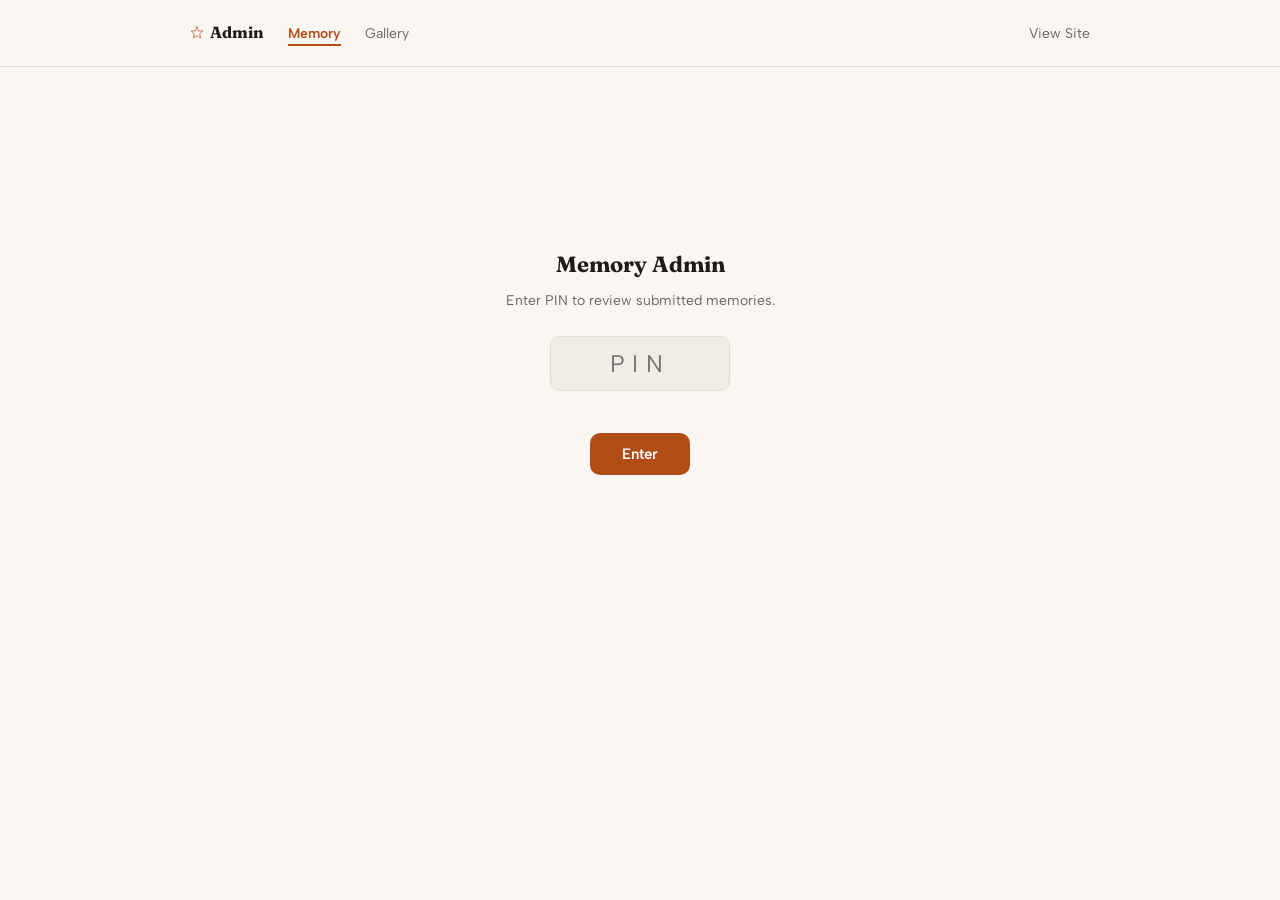
<file: admin/index.html>
<!DOCTYPE html>
<html lang="en">
<head>
  <meta charset="UTF-8">
  <meta name="viewport" content="width=device-width, initial-scale=1.0">
  <title>Izzy Penston — Memory Admin</title>
  <meta name="robots" content="noindex, nofollow">
  <link rel="preconnect" href="https://fonts.googleapis.com">
  <link rel="preconnect" href="https://fonts.gstatic.com" crossorigin>
  <link href="https://fonts.googleapis.com/css2?family=Fraunces:wght@600;700&family=Albert+Sans:wght@400;500;600&display=swap" rel="stylesheet">
  <style>
    *, *::before, *::after { box-sizing: border-box; margin: 0; padding: 0; }

    :root {
      --orange: #B34D18;
      --blue: #2D6494;
      --green: #2D8A4E;
      --red: #CF222E;
      --bg: #FAF7F2;
      --bg-secondary: #F0EBE3;
      --text-primary: #1E1B18;
      --text-secondary: #6B6560;
      --text-tertiary: #6E6966;
      --border: #E0DBD4;
    }

    @media (prefers-color-scheme: dark) {
      :root {
        --orange: #E07A3A;
        --blue: #5A9BD5;
        --green: #3FB96A;
        --red: #F85149;
        --bg: #141210;
        --bg-secondary: #1E1B18;
        --text-primary: #F2EDE6;
        --text-secondary: #A39E98;
        --text-tertiary: #908B85;
        --border: #2A2520;
      }
    }

    body {
      background: var(--bg);
      color: var(--text-primary);
      font-family: 'Albert Sans', system-ui, sans-serif;
      font-size: 16px;
      line-height: 1.6;
      min-height: 100vh;
    }

    .admin-nav {
      position: sticky;
      top: 0;
      z-index: 50;
      padding: 20px 24px;
      background: var(--bg);
      border-bottom: 1px solid var(--border);
    }

    .admin-nav-inner {
      display: flex;
      align-items: center;
      justify-content: space-between;
      max-width: 900px;
      margin: 0 auto;
    }

    .nav-left {
      display: flex;
      align-items: center;
      gap: 24px;
    }

    .nav-wordmark {
      display: flex;
      align-items: center;
      gap: 6px;
      font-family: 'Fraunces', serif;
      font-weight: 700;
      font-size: 16px;
      color: var(--text-primary);
      text-decoration: none;
      transition: color 0.2s ease;
    }

    .nav-wordmark:hover { color: var(--orange); }

    .nav-star {
      width: 14px;
      height: 14px;
      color: var(--orange);
      flex-shrink: 0;
    }

    .nav-star polygon {
      fill: none;
      transition: fill 0.2s ease;
    }

    .nav-wordmark:hover .nav-star polygon { fill: var(--orange); }

    .nav-links {
      display: flex;
      gap: 24px;
      list-style: none;
      align-items: center;
    }

    .nav-links a {
      font-size: 14px;
      color: var(--text-secondary);
      text-decoration: none;
      font-weight: 400;
      padding-bottom: 2px;
      border-bottom: 2px solid transparent;
      transition: color 0.2s, border-color 0.2s;
    }

    .nav-links a:hover,
    .nav-links a:focus-visible {
      color: var(--orange);
      border-bottom-color: var(--orange);
    }

    .nav-links a.is-active {
      color: var(--orange);
      font-weight: 600;
      border-bottom-color: var(--orange);
    }

    .nav-links .nav-logout {
      font-family: 'Albert Sans', sans-serif;
      font-size: 14px;
      color: var(--text-secondary);
      background: none;
      border: none;
      border-bottom: 2px solid transparent;
      padding: 0 0 2px 0;
      cursor: pointer;
      transition: color 0.2s, border-color 0.2s;
    }

    .nav-links .nav-logout:hover {
      color: var(--red);
      border-bottom-color: var(--red);
    }

    @media (max-width: 600px) {
      .nav-links { gap: 16px; }
      .nav-links a { font-size: 13px; }
      .nav-links .nav-logout { font-size: 13px; }
    }

    .badge {
      background: var(--orange);
      color: white;
      font-size: 13px;
      font-weight: 600;
      padding: 2px 10px;
      border-radius: 12px;
    }

    .container {
      max-width: 640px;
      margin: 0 auto;
      padding: 24px;
    }

    /* --- PIN Screen --- */
    .pin-screen {
      display: flex;
      flex-direction: column;
      align-items: center;
      justify-content: center;
      min-height: 60vh;
      text-align: center;
    }

    .pin-screen h2 {
      font-family: 'Fraunces', serif;
      font-size: 22px;
      margin-bottom: 8px;
    }

    .pin-screen p {
      color: var(--text-secondary);
      font-size: 14px;
      margin-bottom: 24px;
    }

    .pin-input {
      font-family: 'Albert Sans', sans-serif;
      font-size: 24px;
      text-align: center;
      letter-spacing: 0.3em;
      width: 180px;
      padding: 12px;
      border: 1.5px solid var(--border);
      border-radius: 10px;
      background: var(--bg-secondary);
      color: var(--text-primary);
      margin-bottom: 16px;
    }

    .pin-input:focus {
      outline: 2px solid var(--orange);
      outline-offset: 2px;
      border-color: var(--orange);
    }

    .pin-error {
      color: var(--red);
      font-size: 14px;
      margin-bottom: 16px;
      display: none;
    }

    .pin-btn {
      background: var(--orange);
      color: white;
      font-family: 'Albert Sans', sans-serif;
      font-weight: 600;
      font-size: 15px;
      padding: 12px 32px;
      border: none;
      border-radius: 10px;
      cursor: pointer;
    }

    /* --- Tabs --- */
    .tabs {
      display: flex;
      gap: 0;
      margin-bottom: 20px;
      border-bottom: 2px solid var(--border);
    }

    .tab {
      flex: 1;
      text-align: center;
      padding: 12px 0;
      font-family: 'Albert Sans', sans-serif;
      font-weight: 600;
      font-size: 15px;
      color: var(--text-tertiary);
      background: transparent;
      border: none;
      border-bottom: 2px solid transparent;
      margin-bottom: -2px;
      cursor: pointer;
      transition: color 0.2s;
    }

    .tab.active {
      color: var(--orange);
      border-bottom-color: var(--orange);
    }

    .tab-count {
      font-weight: 400;
      font-size: 13px;
      color: var(--text-tertiary);
    }

    /* --- Memory Cards --- */
    .empty {
      text-align: center;
      color: var(--text-tertiary);
      padding: 80px 0;
    }

    .empty h2 {
      font-family: 'Fraunces', serif;
      font-size: 20px;
      margin-bottom: 8px;
      color: var(--text-secondary);
    }

    .card {
      background: var(--bg-secondary);
      border: 1px solid var(--border);
      border-radius: 14px;
      padding: 24px;
      margin-bottom: 16px;
    }

    .card-name {
      font-family: 'Fraunces', serif;
      font-weight: 600;
      font-size: 17px;
      margin-bottom: 2px;
    }

    .card-relation {
      font-size: 13px;
      color: var(--text-tertiary);
      margin-bottom: 12px;
    }

    .card-text {
      font-size: 15px;
      color: var(--text-secondary);
      line-height: 1.7;
      margin-bottom: 16px;
      white-space: pre-wrap;
    }

    .card-date {
      font-size: 12px;
      color: var(--text-tertiary);
      margin-bottom: 16px;
    }

    .card-photos {
      display: flex;
      flex-wrap: wrap;
      gap: 6px;
      margin-bottom: 16px;
    }

    .card-photos img {
      width: 64px;
      height: 64px;
      object-fit: cover;
      border-radius: 6px;
      border: 1px solid var(--border);
    }

    .card-actions {
      display: flex;
      gap: 12px;
    }

    .btn {
      flex: 1;
      font-family: 'Albert Sans', sans-serif;
      font-weight: 600;
      font-size: 15px;
      padding: 12px;
      border: none;
      border-radius: 10px;
      cursor: pointer;
      transition: opacity 0.2s;
    }

    .btn:disabled {
      opacity: 0.5;
      cursor: not-allowed;
    }

    .btn-approve {
      background: var(--green);
      color: white;
    }

    .btn-dismiss {
      background: transparent;
      border: 1.5px solid var(--red);
      color: var(--red);
    }

    .btn-remove {
      background: transparent;
      border: 1.5px solid var(--red);
      color: var(--red);
      flex: none;
      padding: 10px 20px;
    }

    .btn-restore {
      background: transparent;
      border: 1.5px solid var(--green);
      color: var(--green);
      flex: none;
      padding: 10px 20px;
    }

    .status-msg {
      text-align: center;
      padding: 12px;
      font-size: 14px;
      font-weight: 500;
      border-radius: 10px;
      margin-bottom: 16px;
    }

    .status-msg.success { background: #E6F4EA; color: var(--green); }
    .status-msg.error { background: #FDECEA; color: var(--red); }

    @media (prefers-color-scheme: dark) {
      .status-msg.success { background: #1a2e1e; }
      .status-msg.error { background: #2e1a1a; }
      .pin-btn { color: #1E1B18; }
      .btn-approve { color: #1E1B18; }
    }

    .loading {
      text-align: center;
      color: var(--text-tertiary);
      padding: 60px 0;
    }

    .confirm-dialog {
      background: var(--bg);
      border: 1px solid var(--border);
      border-radius: 14px;
      padding: 20px 24px;
      margin-top: 12px;
      box-shadow: 0 4px 12px rgba(0,0,0,0.1);
    }

    .confirm-dialog p {
      font-size: 14px;
      color: var(--text-secondary);
      margin-bottom: 12px;
    }

    .confirm-dialog .card-actions { justify-content: flex-end; }
    .confirm-dialog .btn { flex: none; padding: 8px 20px; font-size: 14px; }
  </style>
</head>
<body>

  <nav class="admin-nav" aria-label="Admin navigation">
    <div class="admin-nav-inner">
      <div class="nav-left">
        <a href="/admin/" class="nav-wordmark"><svg class="nav-star" xmlns="http://www.w3.org/2000/svg" viewBox="0 0 100 100" fill="none" aria-hidden="true"><polygon points="50,6 61.8,33.8 91.8,36.4 69,56.2 75.9,85.6 50,70 24.1,85.6 31,56.2 8.2,36.4 38.2,33.8" fill="none" stroke="currentColor" stroke-width="5" stroke-linejoin="round" stroke-linecap="round"/></svg>Admin</a>
        <ul class="nav-links">
          <li><a href="/admin/" class="is-active">Memory</a></li>
          <li><a href="/admin/gallery.html">Gallery</a></li>
        </ul>
      </div>
      <ul class="nav-links">
        <li><a href="https://izzypenston.com">View Site</a></li>
        <li id="logout-li" style="display:none"><button id="logout-btn" class="nav-logout">Log Out</button></li>
      </ul>
    </div>
  </nav>
  <span class="badge" id="badge" style="display:none">0</span>

  <div class="container">
    <!-- PIN Screen -->
    <div id="pin-screen" class="pin-screen">
      <h2>Memory Admin</h2>
      <p>Enter PIN to review submitted memories.</p>
      <div class="pin-error" id="pin-error">Incorrect PIN. Try again.</div>
      <input type="password" class="pin-input" id="pin-input" maxlength="10" inputmode="numeric" autocomplete="off" placeholder="PIN" aria-label="PIN">
      <br>
      <button class="pin-btn" id="pin-btn" type="button">Enter</button>
    </div>

    <!-- Main Screen -->
    <div id="main-screen" style="display:none">
      <div class="tabs">
        <button class="tab active" id="tab-pending" data-tab="pending">Pending <span class="tab-count" id="pending-count"></span></button>
        <button class="tab" id="tab-published" data-tab="published">Published <span class="tab-count" id="published-count"></span></button>
        <button class="tab" id="tab-archived" data-tab="archived">Archived <span class="tab-count" id="archived-count"></span></button>
      </div>
      <div id="status"></div>
      <div id="pending-panel"></div>
      <div id="published-panel" style="display:none"></div>
      <div id="archived-panel" style="display:none"></div>
    </div>
  </div>

  <script>
  (function () {
    var API_BASE = 'https://izzypenston.com/api/admin';
    var pin = sessionStorage.getItem('admin_pin') || '';
    var activeTab = 'pending';

    var pinScreen = document.getElementById('pin-screen');
    var mainScreen = document.getElementById('main-screen');
    var pinInput = document.getElementById('pin-input');
    var pinBtn = document.getElementById('pin-btn');
    var pinError = document.getElementById('pin-error');
    var badge = document.getElementById('badge');
    var pendingPanel = document.getElementById('pending-panel');
    var publishedPanel = document.getElementById('published-panel');
    var status = document.getElementById('status');
    var archivedPanel = document.getElementById('archived-panel');
    var tabPending = document.getElementById('tab-pending');
    var tabPublished = document.getElementById('tab-published');
    var tabArchived = document.getElementById('tab-archived');
    var pendingCount = document.getElementById('pending-count');
    var publishedCount = document.getElementById('published-count');
    var archivedCount = document.getElementById('archived-count');

    var logoutBtn = document.getElementById('logout-btn');
    var logoutLi = document.getElementById('logout-li');

    function showStatus(msg, type) {
      var div = document.createElement('div');
      div.className = 'status-msg ' + type;
      div.textContent = msg;
      status.innerHTML = '';
      status.appendChild(div);
      setTimeout(function () { status.innerHTML = ''; }, 4000);
    }

    function formatDate(iso) {
      var d = new Date(iso);
      return d.toLocaleDateString('en-US', { month: 'short', day: 'numeric', year: 'numeric' });
    }

    function escHtml(str) {
      var div = document.createElement('div');
      div.textContent = str;
      return div.innerHTML;
    }

    function renderPhotoStrip(photos) {
      if (!photos || photos.length === 0) return '';
      var html = '<div class="card-photos">';
      photos.forEach(function (url) {
        html += '<a href="' + escHtml(url) + '" target="_blank" rel="noopener">';
        html += '<img src="' + escHtml(url) + '" alt="Submitted photo" loading="lazy">';
        html += '</a>';
      });
      html += '</div>';
      return html;
    }

    function adminFetch(path, method, body) {
      var opts = {
        method: method || 'GET',
        headers: { 'X-Admin-Pin': pin }
      };
      if (body) {
        opts.headers['Content-Type'] = 'application/json';
        opts.body = JSON.stringify(body);
      }
      return fetch(API_BASE + path, opts).then(function (r) {
        if (r.status === 401) {
          sessionStorage.removeItem('admin_pin');
          pin = '';
          pinScreen.style.display = '';
          mainScreen.style.display = 'none';
          pinError.style.display = 'block';
          pinError.textContent = 'Session expired. Enter PIN again.';
          throw new Error('Unauthorized');
        }
        return r.json();
      });
    }

    // --- Tabs ---
    function switchTab(tab) {
      activeTab = tab;
      tabPending.classList.toggle('active', tab === 'pending');
      tabPublished.classList.toggle('active', tab === 'published');
      tabArchived.classList.toggle('active', tab === 'archived');
      pendingPanel.style.display = tab === 'pending' ? '' : 'none';
      publishedPanel.style.display = tab === 'published' ? '' : 'none';
      archivedPanel.style.display = tab === 'archived' ? '' : 'none';

      if (tab === 'pending') loadPending();
      if (tab === 'published') loadPublished();
      if (tab === 'archived') loadArchived();
    }

    tabPending.addEventListener('click', function () { switchTab('pending'); });
    tabPublished.addEventListener('click', function () { switchTab('published'); });
    tabArchived.addEventListener('click', function () { switchTab('archived'); });

    // --- Pending Memories ---
    function loadPending() {
      pendingPanel.innerHTML = '<div class="loading">Loading&hellip;</div>';

      adminFetch('/pending').then(function (data) {
        if (!data.ok) {
          pendingPanel.innerHTML = '<div class="empty"><h2>Error</h2><p>Could not load memories.</p></div>';
          return;
        }

        var memories = data.memories;
        badge.textContent = memories.length;
        badge.style.display = memories.length > 0 ? '' : 'none';
        pendingCount.textContent = memories.length > 0 ? '(' + memories.length + ')' : '';

        if (memories.length === 0) {
          pendingPanel.innerHTML = '<div class="empty"><h2>All caught up</h2><p>No pending memories to review.</p></div>';
          return;
        }

        var html = '';
        for (var i = 0; i < memories.length; i++) {
          var m = memories[i];
          html += '<div class="card" id="card-' + m.id + '">';
          html += '<div class="card-name">' + escHtml(m.name) + '</div>';
          if (m.relation) {
            html += '<div class="card-relation">' + escHtml(m.relation) + '</div>';
          }
          html += '<div class="card-text">' + escHtml(m.text) + '</div>';
          html += renderPhotoStrip(m.photos);
          html += '<div class="card-date">' + formatDate(m.date) + '</div>';
          html += '<div class="card-actions">';
          html += '<button class="btn btn-approve" data-id="' + m.id + '" data-action="approve">Approve</button>';
          html += '<button class="btn btn-dismiss" data-id="' + m.id + '" data-action="reject">Dismiss</button>';
          html += '</div></div>';
        }
        pendingPanel.innerHTML = html;
      }).catch(function (err) {
        if (err.message !== 'Unauthorized') {
          pendingPanel.innerHTML = '<div class="empty"><h2>Error</h2><p>Could not load memories.</p></div>';
        }
      });
    }

    // --- Published Memories ---
    function loadPublished() {
      publishedPanel.innerHTML = '<div class="loading">Loading&hellip;</div>';

      fetch('/assets/memories.json?v=' + Date.now())
        .then(function (r) { return r.json(); })
        .then(function (memories) {
          publishedCount.textContent = memories.length > 0 ? '(' + memories.length + ')' : '';

          if (memories.length === 0) {
            publishedPanel.innerHTML = '<div class="empty"><h2>No published memories</h2><p>Approved memories will appear here.</p></div>';
            return;
          }

          var html = '';
          for (var i = 0; i < memories.length; i++) {
            var m = memories[i];
            html += '<div class="card" data-pub-idx="' + i + '">';
            html += '<div class="card-name">' + escHtml(m.name) + '</div>';
            if (m.relation) {
              html += '<div class="card-relation">' + escHtml(m.relation) + '</div>';
            }
            html += '<div class="card-text">' + escHtml(m.text) + '</div>';
            html += renderPhotoStrip(m.photos);
            html += '<div class="card-actions" style="justify-content: flex-end;">';
            html += '<button class="btn btn-remove" data-pub-name="' + escHtml(m.name) + '" data-pub-idx="' + i + '">Remove</button>';
            html += '</div></div>';
          }
          publishedPanel.innerHTML = html;
        })
        .catch(function () {
          publishedPanel.innerHTML = '<div class="empty"><h2>Error</h2><p>Could not load published memories.</p></div>';
        });
    }

    // --- Archived Memories ---
    function loadArchived() {
      archivedPanel.innerHTML = '<div class="loading">Loading&hellip;</div>';

      adminFetch('/archived').then(function (data) {
        if (!data.ok) {
          archivedPanel.innerHTML = '<div class="empty"><h2>Error</h2><p>Could not load archived memories.</p></div>';
          return;
        }

        var memories = data.memories;
        archivedCount.textContent = memories.length > 0 ? '(' + memories.length + ')' : '';

        if (memories.length === 0) {
          archivedPanel.innerHTML = '<div class="empty"><h2>Nothing archived</h2><p>Dismissed memories will appear here.</p></div>';
          return;
        }

        var html = '';
        for (var i = 0; i < memories.length; i++) {
          var m = memories[i];
          html += '<div class="card" id="archived-card-' + m.id + '">';
          html += '<div class="card-name">' + escHtml(m.name) + '</div>';
          if (m.relation) {
            html += '<div class="card-relation">' + escHtml(m.relation) + '</div>';
          }
          html += '<div class="card-text">' + escHtml(m.text) + '</div>';
          html += renderPhotoStrip(m.photos);
          html += '<div class="card-date">' + formatDate(m.date) + '</div>';
          html += '<div class="card-actions" style="justify-content: flex-end;">';
          html += '<button class="btn btn-restore" data-restore-id="' + m.id + '">Restore &amp; Publish</button>';
          html += '</div></div>';
        }
        archivedPanel.innerHTML = html;
      }).catch(function (err) {
        if (err.message !== 'Unauthorized') {
          archivedPanel.innerHTML = '<div class="empty"><h2>Error</h2><p>Could not load archived memories.</p></div>';
        }
      });
    }

    // --- Actions ---
    function handlePendingAction(id, action) {
      var card = document.getElementById('card-' + id);
      var btns = card.querySelectorAll('.btn');
      btns.forEach(function (b) { b.disabled = true; });

      adminFetch('/' + action + '/' + id, 'POST').then(function (data) {
        if (data.ok) {
          card.style.opacity = '0.4';
          card.style.transition = 'opacity 0.3s';
          setTimeout(function () {
            card.remove();
            var remaining = pendingPanel.querySelectorAll('.card').length;
            badge.textContent = remaining;
            pendingCount.textContent = remaining > 0 ? '(' + remaining + ')' : '';
            if (remaining === 0) {
              badge.style.display = 'none';
              pendingPanel.innerHTML = '<div class="empty"><h2>All caught up</h2><p>No pending memories to review.</p></div>';
            }
          }, 300);
          showStatus(action === 'approve' ? 'Memory approved — it will appear on the site shortly.' : 'Memory dismissed.', 'success');
        } else {
          showStatus('Something went wrong. Try again.', 'error');
          btns.forEach(function (b) { b.disabled = false; });
        }
      }).catch(function () {
        showStatus('Something went wrong. Try again.', 'error');
        btns.forEach(function (b) { b.disabled = false; });
      });
    }

    // Store published memories for unpublish lookup

    function handleRemove(btn) {
      // Show confirmation inline
      var card = btn.closest('.card');
      var existing = card.querySelector('.confirm-dialog');
      if (existing) { existing.remove(); return; }

      var idx = parseInt(btn.dataset.pubIdx, 10);

      // Fetch current memories to get the exact name+text
      fetch('/assets/memories.json?v=' + Date.now())
        .then(function (r) { return r.json(); })
        .then(function (memories) {
          if (idx >= memories.length) return;
          var m = memories[idx];

          var dialog = document.createElement('div');
          dialog.className = 'confirm-dialog';
          dialog.innerHTML = '<p>Remove this memory from the site? This takes effect immediately.</p>'
            + '<div class="card-actions">'
            + '<button class="btn btn-dismiss" data-confirm-cancel>Cancel</button>'
            + '<button class="btn btn-remove" data-confirm-remove data-rm-name="' + escHtml(m.name) + '">Remove</button>'
            + '</div>';

          // Store text in a data attribute safely
          dialog.querySelector('[data-confirm-remove]').dataset.rmText = m.text;

          card.appendChild(dialog);
        });
    }

    function doRemove(btn, card) {
      var name = btn.dataset.rmName;
      var text = btn.dataset.rmText;
      btn.disabled = true;

      adminFetch('/unpublish', 'POST', { name: name, text: text }).then(function (data) {
        if (data.ok) {
          card.style.opacity = '0.4';
          card.style.transition = 'opacity 0.3s';
          setTimeout(function () {
            card.remove();
            var remaining = publishedPanel.querySelectorAll('.card').length;
            publishedCount.textContent = remaining > 0 ? '(' + remaining + ')' : '';
            if (remaining === 0) {
              publishedPanel.innerHTML = '<div class="empty"><h2>No published memories</h2><p>Approved memories will appear here.</p></div>';
            }
          }, 300);
          showStatus('Memory removed from the site.', 'success');
        } else {
          showStatus(data.error || 'Something went wrong. Try again.', 'error');
          btn.disabled = false;
        }
      }).catch(function () {
        showStatus('Something went wrong. Try again.', 'error');
        btn.disabled = false;
      });
    }

    // Event delegation — Pending panel
    pendingPanel.addEventListener('click', function (e) {
      var btn = e.target.closest('[data-action]');
      if (!btn || btn.disabled) return;
      handlePendingAction(btn.dataset.id, btn.dataset.action);
    });

    // Event delegation — Published panel
    publishedPanel.addEventListener('click', function (e) {
      var cancelBtn = e.target.closest('[data-confirm-cancel]');
      if (cancelBtn) {
        cancelBtn.closest('.confirm-dialog').remove();
        return;
      }

      var removeConfirmBtn = e.target.closest('[data-confirm-remove]');
      if (removeConfirmBtn && !removeConfirmBtn.disabled) {
        doRemove(removeConfirmBtn, removeConfirmBtn.closest('.card'));
        return;
      }

      var removeBtn = e.target.closest('.btn-remove');
      if (removeBtn && !removeBtn.dataset.confirmRemove) {
        handleRemove(removeBtn);
      }
    });

    // Event delegation — Archived panel
    archivedPanel.addEventListener('click', function (e) {
      var btn = e.target.closest('[data-restore-id]');
      if (!btn || btn.disabled) return;

      var id = btn.dataset.restoreId;
      var card = document.getElementById('archived-card-' + id);
      btn.disabled = true;

      adminFetch('/restore/' + id, 'POST').then(function (data) {
        if (data.ok) {
          card.style.opacity = '0.4';
          card.style.transition = 'opacity 0.3s';
          setTimeout(function () {
            card.remove();
            var remaining = archivedPanel.querySelectorAll('.card').length;
            archivedCount.textContent = remaining > 0 ? '(' + remaining + ')' : '';
            if (remaining === 0) {
              archivedPanel.innerHTML = '<div class="empty"><h2>Nothing archived</h2><p>Dismissed memories will appear here.</p></div>';
            }
          }, 300);
          showStatus('Memory restored — it will appear on the site shortly.', 'success');
        } else {
          showStatus(data.error || 'Something went wrong. Try again.', 'error');
          btn.disabled = false;
        }
      }).catch(function () {
        showStatus('Something went wrong. Try again.', 'error');
        btn.disabled = false;
      });
    });

    // --- PIN Entry ---
    function tryPin() {
      var val = pinInput.value.trim();
      if (!val) return;
      pin = val;
      sessionStorage.setItem('admin_pin', pin);
      pinScreen.style.display = 'none';
      mainScreen.style.display = '';
      pinError.style.display = 'none';
      logoutLi.style.display = '';
      loadPending();
    }

    pinBtn.addEventListener('click', tryPin);
    pinInput.addEventListener('keydown', function (e) {
      if (e.key === 'Enter') tryPin();
    });

    // Logout
    logoutBtn.addEventListener('click', function () {
      sessionStorage.removeItem('admin_pin');
      pin = '';
      mainScreen.style.display = 'none';
      pinScreen.style.display = '';
      logoutLi.style.display = 'none';
      pinInput.value = '';
      pinInput.focus();
    });

    // Auto-start if PIN is saved
    if (pin) {
      pinScreen.style.display = 'none';
      mainScreen.style.display = '';
      logoutLi.style.display = '';
      loadPending();
    }
  }());
  </script>
</body>
</html>
</file>
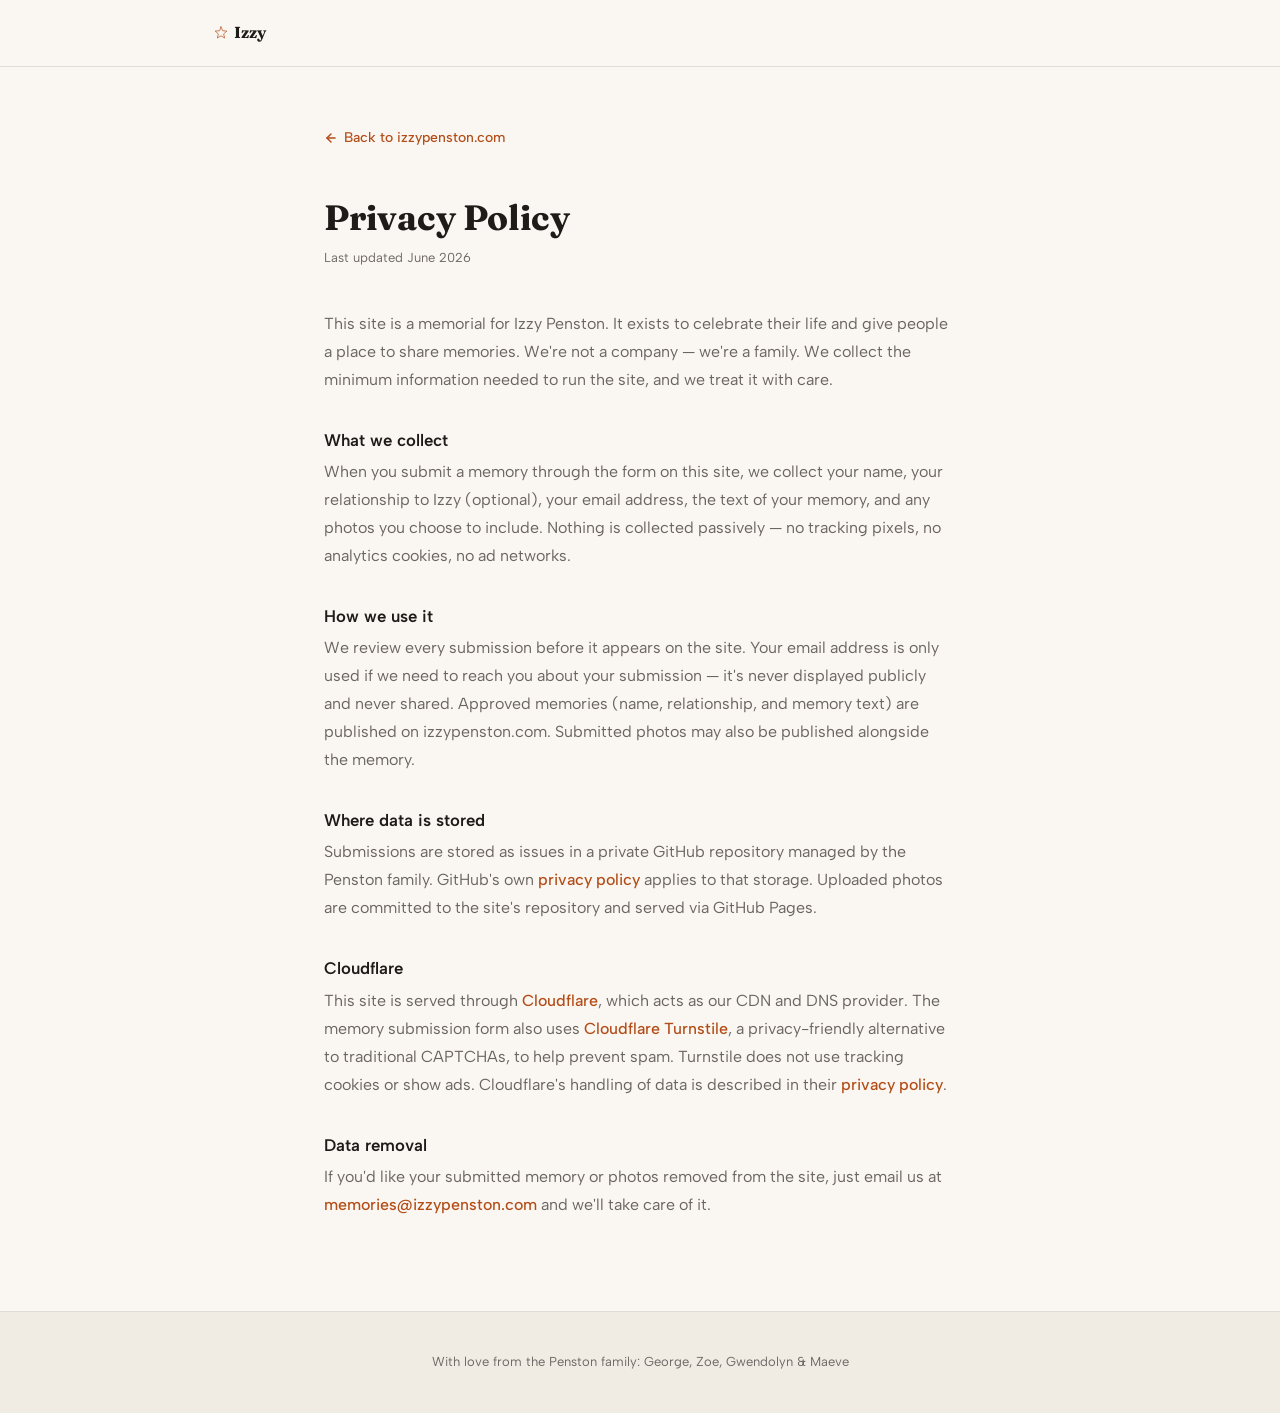
<file: privacy.html>
<!DOCTYPE html>
<html lang="en">
<head>
  <meta charset="UTF-8">
  <meta name="viewport" content="width=device-width, initial-scale=1.0">
  <title>Privacy Policy — Izzy Penston</title>
  <meta name="robots" content="noindex">
  <link rel="icon" type="image/png" sizes="32x32" href="/assets/favicon-32.png">
  <link rel="icon" type="image/png" sizes="512x512" href="/assets/favicon-512.png">
  <link rel="apple-touch-icon" sizes="192x192" href="/assets/favicon-192.png">
  <link rel="preconnect" href="https://fonts.googleapis.com">
  <link rel="preconnect" href="https://fonts.gstatic.com" crossorigin>
  <link rel="stylesheet" href="/assets/style.css?v=19">
  <style>
    .privacy-page {
      max-width: 68ch;
      margin: 0 auto;
      padding: 60px 24px 80px;
    }
    .privacy-page h1 {
      font-size: clamp(1.6rem, 4vw, 2.2rem);
      margin-bottom: 8px;
    }
    .privacy-page .privacy-updated {
      font-size: 13px;
      color: var(--text-tertiary);
      margin-bottom: 40px;
    }
    .privacy-page h2 {
      font-size: 1.05rem;
      font-family: 'Albert Sans', sans-serif;
      font-weight: 600;
      margin: 36px 0 8px;
      color: var(--text-primary);
    }
    .privacy-page p {
      color: var(--text-secondary);
      line-height: 1.75;
      margin-bottom: 12px;
    }
    .privacy-page a {
      color: var(--orange);
      font-weight: 500;
    }
    .privacy-back {
      display: inline-flex;
      align-items: center;
      gap: 6px;
      font-size: 14px;
      color: var(--text-secondary);
      text-decoration: none;
      margin-bottom: 48px;
    }
    .privacy-back:hover { color: var(--orange); }
    .privacy-back svg { flex-shrink: 0; }
  </style>
</head>
<body>
  <nav class="nav" aria-label="Site navigation">
    <div class="container">
      <div class="nav-inner">
        <a href="/" class="nav-wordmark"><svg class="nav-star" xmlns="http://www.w3.org/2000/svg" viewBox="0 0 100 100" width="14" height="14" fill="none" aria-hidden="true"><polygon points="50,6 61.8,33.8 91.8,36.4 69,56.2 75.9,85.6 50,70 24.1,85.6 31,56.2 8.2,36.4 38.2,33.8" fill="none" stroke="currentColor" stroke-width="5" stroke-linejoin="round" stroke-linecap="round"/></svg>Izzy</a>
      </div>
    </div>
  </nav>

  <main>
    <div class="privacy-page">
      <a href="/" class="privacy-back">
        <svg width="14" height="14" viewBox="0 0 24 24" fill="none" stroke="currentColor" stroke-width="2.5" stroke-linecap="round" stroke-linejoin="round" aria-hidden="true"><path d="M19 12H5"/><path d="m12 19-7-7 7-7"/></svg>
        Back to izzypenston.com
      </a>

      <h1>Privacy Policy</h1>
      <p class="privacy-updated">Last updated June 2026</p>

      <p>This site is a memorial for Izzy Penston. It exists to celebrate their life and give people a place to share memories. We're not a company — we're a family. We collect the minimum information needed to run the site, and we treat it with care.</p>

      <h2>What we collect</h2>
      <p>When you submit a memory through the form on this site, we collect your name, your relationship to Izzy (optional), your email address, the text of your memory, and any photos you choose to include. Nothing is collected passively — no tracking pixels, no analytics cookies, no ad networks.</p>

      <h2>How we use it</h2>
      <p>We review every submission before it appears on the site. Your email address is only used if we need to reach you about your submission — it's never displayed publicly and never shared. Approved memories (name, relationship, and memory text) are published on izzypenston.com. Submitted photos may also be published alongside the memory.</p>

      <h2>Where data is stored</h2>
      <p>Submissions are stored as issues in a private GitHub repository managed by the Penston family. GitHub's own <a href="https://docs.github.com/en/site-policy/privacy-policies/github-general-privacy-statement" target="_blank" rel="noopener">privacy policy</a> applies to that storage. Uploaded photos are committed to the site's repository and served via GitHub Pages.</p>

      <h2>Cloudflare</h2>
      <p>This site is served through <a href="https://www.cloudflare.com" target="_blank" rel="noopener">Cloudflare</a>, which acts as our CDN and DNS provider. The memory submission form also uses <a href="https://www.cloudflare.com/products/turnstile/" target="_blank" rel="noopener">Cloudflare Turnstile</a>, a privacy-friendly alternative to traditional CAPTCHAs, to help prevent spam. Turnstile does not use tracking cookies or show ads. Cloudflare's handling of data is described in their <a href="https://www.cloudflare.com/privacypolicy/" target="_blank" rel="noopener">privacy policy</a>.</p>

      <h2>Data removal</h2>
      <p>If you'd like your submitted memory or photos removed from the site, just email us at <a href="mailto:memories@izzypenston.com">memories@izzypenston.com</a> and we'll take care of it.</p>
    </div>
  </main>

  <footer>
    <div class="container">
      <p class="footer-copy" style="color: var(--text-tertiary); font-size: 13px;">With love from the Penston family: George, Zoe, Gwendolyn &amp; Maeve</p>
    </div>
  </footer>
</body>
</html>
</file>
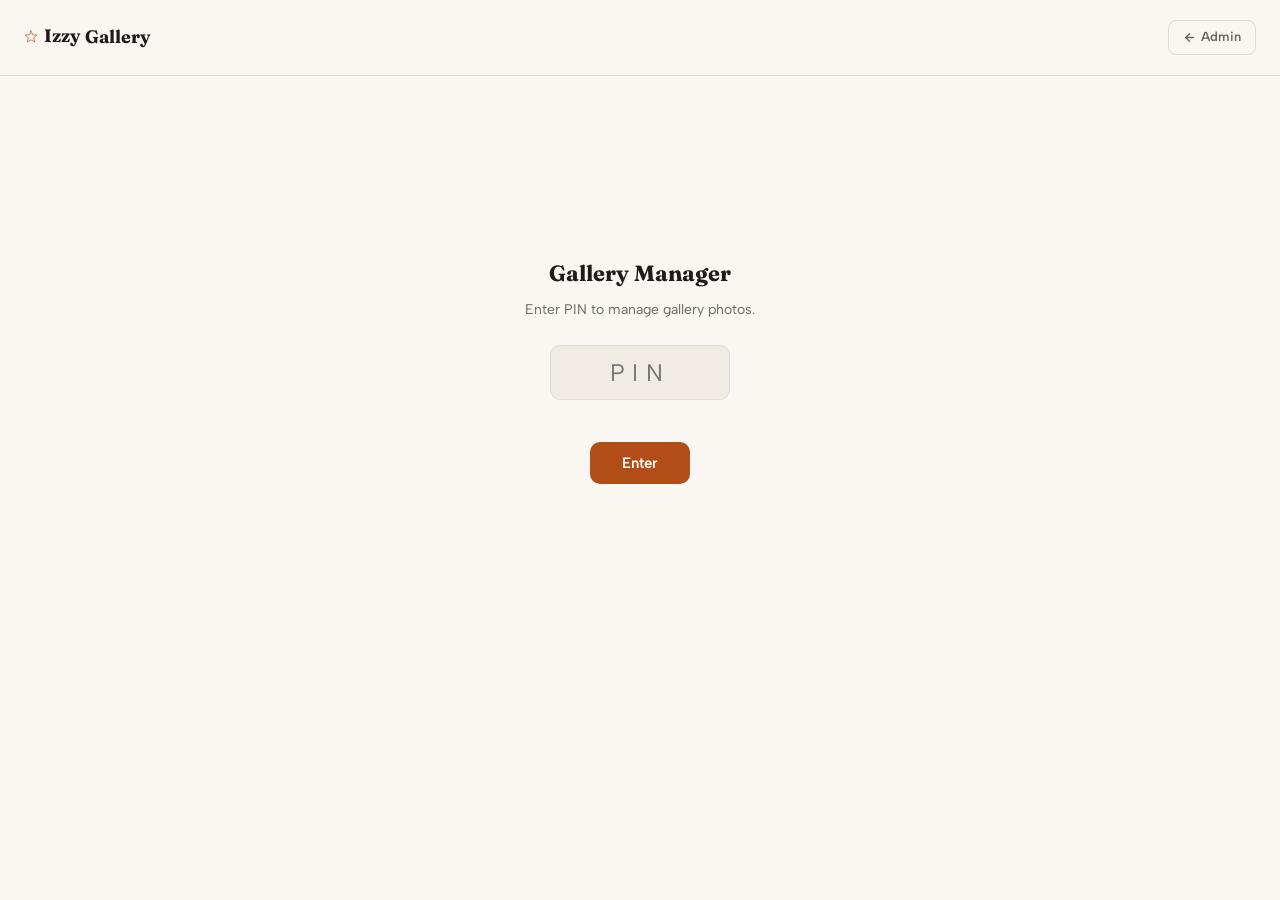
<file: admin/captions.html>
<!DOCTYPE html>
<html lang="en">
<head>
  <meta charset="UTF-8">
  <meta name="viewport" content="width=device-width, initial-scale=1.0">
  <title>Izzy Penston — Gallery Manager</title>
  <meta name="robots" content="noindex, nofollow">
  <link rel="preconnect" href="https://fonts.googleapis.com">
  <link rel="preconnect" href="https://fonts.gstatic.com" crossorigin>
  <link href="https://fonts.googleapis.com/css2?family=Fraunces:wght@600;700&family=Albert+Sans:wght@400;500;600&display=swap" rel="stylesheet">
  <style>
    *, *::before, *::after { box-sizing: border-box; margin: 0; padding: 0; }

    :root {
      --orange: #B34D18;
      --green: #2D8A4E;
      --red: #CF222E;
      --blue: #2D6494;
      --bg: #FAF7F2;
      --bg-secondary: #F0EBE3;
      --text-primary: #1E1B18;
      --text-secondary: #6B6560;
      --text-tertiary: #6E6966;
      --border: #E0DBD4;
    }

    @media (prefers-color-scheme: dark) {
      :root {
        --orange: #E07A3A;
        --green: #3FB96A;
        --red: #F85149;
        --blue: #5A9BD5;
        --bg: #141210;
        --bg-secondary: #1E1B18;
        --text-primary: #F2EDE6;
        --text-secondary: #A39E98;
        --text-tertiary: #908B85;
        --border: #2A2520;
      }
    }

    body {
      background: var(--bg);
      color: var(--text-primary);
      font-family: 'Albert Sans', system-ui, sans-serif;
      font-size: 16px;
      line-height: 1.6;
      min-height: 100vh;
    }

    .header {
      padding: 20px 24px;
      border-bottom: 1px solid var(--border);
      display: flex;
      align-items: center;
      justify-content: space-between;
      position: sticky;
      top: 0;
      background: var(--bg);
      z-index: 10;
    }

    .header h1 {
      font-family: 'Fraunces', serif;
      font-size: 18px;
      font-weight: 700;
    }

    .header h1 a {
      display: inline-flex;
      align-items: center;
      gap: 6px;
      text-decoration: none;
      color: inherit;
      transition: color 0.2s ease;
    }

    .header h1 a:hover { color: var(--orange); }

    .nav-star {
      width: 14px;
      height: 14px;
      color: var(--orange);
      flex-shrink: 0;
    }

    .nav-star polygon {
      fill: none;
      transition: fill 0.2s ease;
    }

    .header h1 a:hover .nav-star polygon { fill: var(--orange); }

    .header-actions {
      display: flex;
      gap: 10px;
      align-items: center;
    }

    .btn {
      font-family: 'Albert Sans', sans-serif;
      font-weight: 600;
      font-size: 14px;
      padding: 8px 20px;
      border: none;
      border-radius: 8px;
      cursor: pointer;
      transition: opacity 0.2s;
    }

    .btn:disabled {
      opacity: 0.5;
      cursor: not-allowed;
    }

    .btn-save {
      background: var(--green);
      color: white;
    }

    .btn-upload {
      background: var(--blue);
      color: white;
    }

    .btn-back {
      font-size: 13px;
      font-weight: 600;
      color: var(--text-secondary);
      text-decoration: none;
      display: flex;
      align-items: center;
      gap: 5px;
      border: 1px solid var(--border);
      padding: 6px 14px;
      border-radius: 8px;
      transition: color 0.2s, border-color 0.2s;
    }

    .btn-back:hover {
      color: var(--orange);
      border-color: var(--orange);
    }

    .change-count {
      font-size: 13px;
      color: var(--text-tertiary);
    }

    .container {
      max-width: 900px;
      margin: 0 auto;
      padding: 24px;
    }

    .intro {
      color: var(--text-secondary);
      font-size: 14px;
      margin-bottom: 24px;
      line-height: 1.5;
    }

    /* --- PIN Screen --- */
    .pin-screen {
      display: flex;
      flex-direction: column;
      align-items: center;
      justify-content: center;
      min-height: 60vh;
      text-align: center;
    }

    .pin-screen h2 {
      font-family: 'Fraunces', serif;
      font-size: 22px;
      margin-bottom: 8px;
    }

    .pin-screen p {
      color: var(--text-secondary);
      font-size: 14px;
      margin-bottom: 24px;
    }

    .pin-input {
      font-family: 'Albert Sans', sans-serif;
      font-size: 24px;
      text-align: center;
      letter-spacing: 0.3em;
      width: 180px;
      padding: 12px;
      border: 1.5px solid var(--border);
      border-radius: 10px;
      background: var(--bg-secondary);
      color: var(--text-primary);
      margin-bottom: 16px;
    }

    .pin-input:focus {
      outline: 2px solid var(--orange);
      outline-offset: 2px;
      border-color: var(--orange);
    }

    .pin-error {
      color: var(--red);
      font-size: 14px;
      margin-bottom: 16px;
      display: none;
    }

    .pin-btn {
      background: var(--orange);
      color: white;
      font-family: 'Albert Sans', sans-serif;
      font-weight: 600;
      font-size: 15px;
      padding: 12px 32px;
      border: none;
      border-radius: 10px;
      cursor: pointer;
    }

    /* --- Upload Area --- */
    .upload-area {
      border: 2px dashed var(--border);
      border-radius: 12px;
      padding: 24px;
      text-align: center;
      margin-bottom: 24px;
      transition: border-color 0.2s, background 0.2s;
      display: none;
    }

    .upload-area.visible { display: block; }

    .upload-area.drag-over {
      border-color: var(--blue);
      background: color-mix(in srgb, var(--blue) 5%, var(--bg));
    }

    .upload-area p {
      color: var(--text-tertiary);
      font-size: 14px;
      margin-bottom: 12px;
    }

    .upload-area label {
      display: inline-block;
      background: var(--blue);
      color: white;
      font-family: 'Albert Sans', sans-serif;
      font-weight: 600;
      font-size: 14px;
      padding: 8px 20px;
      border-radius: 8px;
      cursor: pointer;
      transition: opacity 0.2s;
    }

    .upload-area label:hover { opacity: 0.85; }

    .upload-previews {
      display: flex;
      flex-wrap: wrap;
      gap: 10px;
      margin-top: 16px;
      justify-content: center;
    }

    .upload-preview-item {
      position: relative;
      width: 80px;
      height: 80px;
    }

    .upload-preview-item img {
      width: 100%;
      height: 100%;
      object-fit: cover;
      border-radius: 6px;
    }

    .upload-preview-remove {
      position: absolute;
      top: -6px;
      right: -6px;
      width: 20px;
      height: 20px;
      border-radius: 50%;
      background: var(--red);
      color: white;
      border: none;
      font-size: 12px;
      cursor: pointer;
      display: flex;
      align-items: center;
      justify-content: center;
    }

    .upload-actions {
      margin-top: 16px;
      display: none;
    }

    .upload-actions.visible { display: block; }

    .upload-status {
      font-size: 13px;
      color: var(--text-tertiary);
      margin-top: 8px;
    }

    /* --- Photo Rows --- */
    .photo-row {
      display: flex;
      gap: 12px;
      align-items: flex-start;
      padding: 14px 0;
      border-bottom: 1px solid var(--border);
      position: relative;
      background: var(--bg);
      transition: opacity 0.2s;
    }

    .photo-row:last-child {
      border-bottom: none;
    }

    .photo-row.dragging {
      opacity: 0.3;
    }

    .drop-indicator {
      height: 3px;
      background: var(--orange);
      border-radius: 2px;
      margin: -2px 0;
      pointer-events: none;
    }

    /* --- Drag Handle --- */
    .drag-handle {
      width: 24px;
      min-width: 24px;
      height: 40px;
      display: flex;
      align-items: center;
      justify-content: center;
      cursor: grab;
      color: var(--text-tertiary);
      touch-action: none;
      user-select: none;
      flex-shrink: 0;
      border-radius: 4px;
      transition: color 0.15s, background 0.15s;
      align-self: center;
    }

    .drag-handle:hover {
      color: var(--text-primary);
      background: var(--bg-secondary);
    }

    .drag-handle:active {
      cursor: grabbing;
    }

    .drag-ghost {
      position: fixed;
      z-index: 100;
      pointer-events: none;
      background: var(--bg);
      border: 1.5px solid var(--orange);
      border-radius: 10px;
      padding: 10px 14px;
      display: flex;
      align-items: center;
      gap: 10px;
      box-shadow: 0 8px 24px rgba(0,0,0,0.15);
      opacity: 0.95;
      max-width: 320px;
    }

    .drag-ghost img {
      width: 60px;
      height: 45px;
      object-fit: cover;
      border-radius: 4px;
    }

    .drag-ghost span {
      font-size: 13px;
      color: var(--text-secondary);
      white-space: nowrap;
      overflow: hidden;
      text-overflow: ellipsis;
    }

    /* --- Thumbnail & Info --- */
    .photo-thumb {
      width: 120px;
      min-width: 120px;
      height: 90px;
      object-fit: cover;
      border-radius: 8px;
      background: var(--bg-secondary);
      cursor: pointer;
      transition: transform 0.2s;
    }

    .photo-thumb:hover {
      transform: scale(1.05);
    }

    .photo-info {
      flex: 1;
      display: flex;
      flex-direction: column;
      gap: 6px;
      min-width: 0;
    }

    .photo-meta {
      display: flex;
      align-items: center;
      gap: 8px;
    }

    .photo-file {
      font-size: 12px;
      color: var(--text-tertiary);
      font-family: monospace;
    }

    .photo-badges {
      display: flex;
      gap: 4px;
      align-items: center;
    }

    .badge-wide {
      font-size: 10px;
      font-weight: 600;
      text-transform: uppercase;
      letter-spacing: 0.05em;
      color: var(--blue);
      background: color-mix(in srgb, var(--blue) 10%, var(--bg));
      padding: 2px 6px;
      border-radius: 4px;
    }


    .caption-input {
      font-family: 'Albert Sans', sans-serif;
      font-size: 15px;
      padding: 8px 12px;
      border: 1.5px solid var(--border);
      border-radius: 8px;
      background: var(--bg-secondary);
      color: var(--text-primary);
      width: 100%;
      transition: border-color 0.2s;
    }

    .caption-input:focus {
      outline: none;
      border-color: var(--orange);
    }

    .caption-input.changed {
      border-color: var(--green);
      background: color-mix(in srgb, var(--green) 5%, var(--bg-secondary));
    }

    /* --- Delete Button --- */
    .delete-btn {
      width: 32px;
      height: 32px;
      border: 1px solid var(--border);
      border-radius: 6px;
      background: transparent;
      color: var(--text-tertiary);
      cursor: pointer;
      display: flex;
      align-items: center;
      justify-content: center;
      flex-shrink: 0;
      transition: color 0.15s, border-color 0.15s;
      align-self: center;
    }

    .delete-btn:hover {
      color: var(--red);
      border-color: var(--red);
    }

    .loading {
      text-align: center;
      color: var(--text-tertiary);
      padding: 60px 0;
    }

    .toast {
      position: fixed;
      bottom: 24px;
      left: 50%;
      transform: translateX(-50%);
      background: var(--green);
      color: white;
      padding: 12px 24px;
      border-radius: 10px;
      font-weight: 600;
      font-size: 14px;
      opacity: 0;
      transition: opacity 0.3s;
      z-index: 100;
    }

    .toast.show { opacity: 1; }
    .toast.error { background: var(--red); }

    @media (max-width: 600px) {
      .photo-row { flex-wrap: wrap; }
      .photo-thumb { width: 100%; min-width: unset; height: 200px; }
      .drag-handle { width: 100%; height: 28px; }
      .header { flex-wrap: wrap; gap: 10px; }
    }

    @media (prefers-color-scheme: dark) {
      .btn-save { color: #1E1B18; }
      .btn-upload { color: #1E1B18; }
      .pin-btn { color: #1E1B18; }
    }
  </style>
</head>
<body>

  <div class="header">
    <h1><a href="/admin/"><svg class="nav-star" xmlns="http://www.w3.org/2000/svg" viewBox="0 0 100 100" fill="none" aria-hidden="true"><polygon points="50,6 61.8,33.8 91.8,36.4 69,56.2 75.9,85.6 50,70 24.1,85.6 31,56.2 8.2,36.4 38.2,33.8" fill="none" stroke="currentColor" stroke-width="5" stroke-linejoin="round" stroke-linecap="round"/></svg>Izzy</a> Gallery</h1>
    <div class="header-actions">
      <span class="change-count" id="change-count"></span>
      <button class="btn btn-save" id="btn-save" style="display:none">Save Changes</button>
      <button class="btn btn-upload" id="btn-toggle-upload" style="display:none">Upload Photos</button>
      <a href="/admin/" class="btn-back">
        <svg width="13" height="13" viewBox="0 0 24 24" fill="none" stroke="currentColor" stroke-width="2.5" stroke-linecap="round" stroke-linejoin="round" aria-hidden="true"><line x1="19" y1="12" x2="5" y2="12"/><polyline points="12 19 5 12 12 5"/></svg>
        Admin
      </a>
      <button id="logout-btn" class="btn-back" style="display:none; cursor:pointer; background:transparent;">Log Out</button>
    </div>
  </div>

  <div class="container">
    <!-- PIN Screen -->
    <div id="pin-screen" class="pin-screen">
      <h2>Gallery Manager</h2>
      <p>Enter PIN to manage gallery photos.</p>
      <div class="pin-error" id="pin-error">Incorrect PIN. Try again.</div>
      <input type="password" class="pin-input" id="pin-input" maxlength="10" inputmode="numeric" autocomplete="off" placeholder="PIN" aria-label="PIN">
      <br>
      <button class="pin-btn" id="pin-btn" type="button">Enter</button>
    </div>

    <!-- Editor Screen -->
    <div id="editor-screen" style="display:none">
      <p class="intro">Drag to reorder, edit captions, delete photos, or upload new ones. Hit <strong>Save Changes</strong> to publish.</p>

      <!-- Upload Area -->
      <div class="upload-area" id="upload-area">
        <p>Drag photos here or click to browse</p>
        <label for="upload-input">Choose Photos</label>
        <input type="file" id="upload-input" accept="image/jpeg,image/png,image/webp" multiple style="display:none">
        <div class="upload-previews" id="upload-previews"></div>
        <div class="upload-actions" id="upload-actions">
          <button class="btn btn-upload" id="btn-do-upload">Upload</button>
          <div class="upload-status" id="upload-status"></div>
        </div>
      </div>

      <div id="grid">
        <div class="loading">Loading photos&hellip;</div>
      </div>
    </div>
  </div>

  <div class="toast" id="toast"></div>

  <script>
  (function () {
    var API_BASE = 'https://izzypenston.com/api/admin';
    var pin = sessionStorage.getItem('admin_pin') || '';
    var manifest = [];
    var originalManifest = []; // Deep copy for change tracking
    var saving = false;

    // DOM refs
    var pinScreen = document.getElementById('pin-screen');
    var editorScreen = document.getElementById('editor-screen');
    var pinInput = document.getElementById('pin-input');
    var pinBtn = document.getElementById('pin-btn');
    var pinError = document.getElementById('pin-error');
    var grid = document.getElementById('grid');
    var btnSave = document.getElementById('btn-save');
    var btnToggleUpload = document.getElementById('btn-toggle-upload');
    var changeCount = document.getElementById('change-count');
    var toast = document.getElementById('toast');
    var uploadArea = document.getElementById('upload-area');
    var uploadInput = document.getElementById('upload-input');
    var uploadPreviews = document.getElementById('upload-previews');
    var uploadActions = document.getElementById('upload-actions');
    var btnDoUpload = document.getElementById('btn-do-upload');
    var uploadStatus = document.getElementById('upload-status');
    var logoutBtn = document.getElementById('logout-btn');

    // Upload state
    var uploadFiles = [];

    // ===== Utilities =====

    function showToast(msg, isError) {
      toast.textContent = msg;
      toast.className = 'toast show' + (isError ? ' error' : '');
      setTimeout(function () { toast.className = 'toast'; }, 3000);
    }

    function escAttr(str) {
      return (str || '').replace(/&/g, '&amp;').replace(/"/g, '&quot;').replace(/</g, '&lt;');
    }

    function deepCopy(arr) {
      return JSON.parse(JSON.stringify(arr));
    }

    // ===== SVG Icons =====

    var GRIP_SVG = '<svg width="10" height="16" viewBox="0 0 10 16" fill="currentColor" aria-hidden="true"><circle cx="3" cy="2" r="1.5"/><circle cx="7" cy="2" r="1.5"/><circle cx="3" cy="8" r="1.5"/><circle cx="7" cy="8" r="1.5"/><circle cx="3" cy="14" r="1.5"/><circle cx="7" cy="14" r="1.5"/></svg>';

    var TRASH_SVG = '<svg width="14" height="14" viewBox="0 0 24 24" fill="none" stroke="currentColor" stroke-width="2" stroke-linecap="round" stroke-linejoin="round" aria-hidden="true"><polyline points="3 6 5 6 21 6"/><path d="M19 6v14a2 2 0 0 1-2 2H7a2 2 0 0 1-2-2V6m3 0V4a2 2 0 0 1 2-2h4a2 2 0 0 1 2 2v2"/></svg>';

    // ===== Change Tracking =====

    function getManifestOrder() {
      // Read current order from DOM
      var rows = grid.querySelectorAll('.photo-row');
      var order = [];
      for (var i = 0; i < rows.length; i++) {
        order.push(parseInt(rows[i].dataset.idx, 10));
      }
      return order;
    }

    function getUpdatedManifest() {
      var rows = grid.querySelectorAll('.photo-row');
      var updated = [];
      for (var i = 0; i < rows.length; i++) {
        var idx = parseInt(rows[i].dataset.idx, 10);
        var entry = deepCopy(manifest[idx]);
        var input = rows[i].querySelector('.caption-input');
        if (input) entry.caption = input.value;
        entry.order = i + 1; // Sequential renumber
        delete entry.hidden; // Clean up any legacy hidden field
        updated.push(entry);
      }
      return updated;
    }

    function countChanges() {
      var count = 0;
      var rows = grid.querySelectorAll('.photo-row');
      var domOrder = getManifestOrder();

      // Count caption changes
      for (var i = 0; i < rows.length; i++) {
        var idx = parseInt(rows[i].dataset.idx, 10);
        var input = rows[i].querySelector('.caption-input');
        var captionChanged = input && input.value !== (originalManifest[idx] ? originalManifest[idx].caption : '');
        if (captionChanged) {
          input.classList.add('changed');
          count++;
        } else if (input) {
          input.classList.remove('changed');
        }
      }

      // Count deletions (manifest shrunk vs original)
      if (manifest.length !== originalManifest.length) count++;

      // Count order change as 1 change
      var anyOrderChange = false;
      for (var j = 0; j < domOrder.length; j++) {
        if (domOrder[j] !== j) { anyOrderChange = true; break; }
      }
      if (anyOrderChange) count++;

      changeCount.textContent = count > 0 ? count + ' change' + (count > 1 ? 's' : '') : '';
      btnSave.style.display = count > 0 ? '' : 'none';
      return count;
    }

    // ===== Render Grid =====

    function renderGrid() {
      var html = '';
      for (var i = 0; i < manifest.length; i++) {
        var m = manifest[i];
        html += '<div class="photo-row" data-idx="' + i + '">';
        html += '<div class="drag-handle" aria-label="Drag to reorder">' + GRIP_SVG + '</div>';
        html += '<img class="photo-thumb" src="/assets/photos/' + m.file + '" alt="" loading="lazy" onclick="window.open(\'/assets/photos/' + m.file + '\', \'_blank\')">';
        html += '<div class="photo-info">';
        html += '<div class="photo-meta"><span class="photo-file">' + m.file + '</span>';
        html += '<div class="photo-badges">';
        if (m.wide) html += '<span class="badge-wide">wide</span>';
        html += '</div></div>';
        html += '<input class="caption-input" type="text" value="' + escAttr(m.caption) + '" placeholder="Add a caption&hellip;">';
        html += '</div>';
        html += '<button class="delete-btn" data-del-idx="' + i + '" aria-label="Delete photo" title="Delete photo">' + TRASH_SVG + '</button>';
        html += '</div>';
      }
      grid.innerHTML = html;

      // Caption input change listener
      grid.addEventListener('input', function (e) {
        if (e.target.classList.contains('caption-input')) countChanges();
      });

      // Delete button listener
      grid.addEventListener('click', function (e) {
        var delBtn = e.target.closest('.delete-btn');
        if (!delBtn) return;
        var idx = parseInt(delBtn.dataset.delIdx, 10);
        var file = manifest[idx].file;
        if (!confirm('Delete ' + file + '? This cannot be undone after saving.')) return;
        manifest.splice(idx, 1);
        renderGrid();
        countChanges();
      });

      initDragAndDrop();
    }

    // ===== Drag and Drop =====

    function initDragAndDrop() {
      var draggedRow = null;
      var ghost = null;
      var indicator = null;
      var offsetY = 0;
      var scrollInterval = null;

      function createGhost(row) {
        var g = document.createElement('div');
        g.className = 'drag-ghost';
        var img = row.querySelector('.photo-thumb');
        var file = row.querySelector('.photo-file');
        if (img) {
          var cloneImg = document.createElement('img');
          cloneImg.src = img.src;
          g.appendChild(cloneImg);
        }
        if (file) {
          var span = document.createElement('span');
          span.textContent = file.textContent;
          g.appendChild(span);
        }
        document.body.appendChild(g);
        return g;
      }

      function removeIndicator() {
        if (indicator && indicator.parentNode) {
          indicator.parentNode.removeChild(indicator);
        }
        indicator = null;
      }

      function startAutoScroll(clientY) {
        stopAutoScroll();
        var edge = 60;
        var speed = 8;
        scrollInterval = setInterval(function () {
          if (clientY < edge) {
            window.scrollBy(0, -speed);
          } else if (clientY > window.innerHeight - edge) {
            window.scrollBy(0, speed);
          }
        }, 16);
      }

      function stopAutoScroll() {
        if (scrollInterval) {
          clearInterval(scrollInterval);
          scrollInterval = null;
        }
      }

      grid.addEventListener('pointerdown', function (e) {
        var handle = e.target.closest('.drag-handle');
        if (!handle) return;

        var row = handle.closest('.photo-row');
        if (!row) return;

        e.preventDefault();
        draggedRow = row;
        offsetY = e.clientY - row.getBoundingClientRect().top;

        ghost = createGhost(row);
        ghost.style.left = (e.clientX - 40) + 'px';
        ghost.style.top = (e.clientY - 20) + 'px';

        row.classList.add('dragging');
        handle.setPointerCapture(e.pointerId);
      });

      grid.addEventListener('pointermove', function (e) {
        if (!draggedRow) return;
        e.preventDefault();

        ghost.style.left = (e.clientX - 40) + 'px';
        ghost.style.top = (e.clientY - 20) + 'px';

        // Auto-scroll near edges
        startAutoScroll(e.clientY);

        // Find drop target
        removeIndicator();
        // Temporarily hide ghost to get element underneath
        ghost.style.display = 'none';
        var target = document.elementFromPoint(e.clientX, e.clientY);
        ghost.style.display = '';

        if (!target) return;
        var targetRow = target.closest('.photo-row');
        if (!targetRow || targetRow === draggedRow) return;

        var rect = targetRow.getBoundingClientRect();
        var midY = rect.top + rect.height / 2;

        indicator = document.createElement('div');
        indicator.className = 'drop-indicator';

        if (e.clientY < midY) {
          targetRow.parentNode.insertBefore(indicator, targetRow);
        } else {
          targetRow.parentNode.insertBefore(indicator, targetRow.nextSibling);
        }
      });

      function endDrag(e) {
        if (!draggedRow) return;

        stopAutoScroll();

        // Move row to indicator position
        if (indicator && indicator.parentNode) {
          indicator.parentNode.insertBefore(draggedRow, indicator);
          removeIndicator();
        }

        draggedRow.classList.remove('dragging');
        if (ghost && ghost.parentNode) ghost.parentNode.removeChild(ghost);
        ghost = null;
        draggedRow = null;

        countChanges();
      }

      grid.addEventListener('pointerup', endDrag);
      grid.addEventListener('pointercancel', endDrag);
    }

    // ===== Save =====

    btnSave.addEventListener('click', function () {
      if (saving) return;
      var changes = countChanges();
      if (changes === 0) return;

      saving = true;
      btnSave.disabled = true;
      btnSave.textContent = 'Saving\u2026';

      var updated = getUpdatedManifest();

      fetch(API_BASE + '/captions', {
        method: 'POST',
        headers: {
          'Content-Type': 'application/json',
          'X-Admin-Pin': pin
        },
        body: JSON.stringify({ manifest: updated })
      })
        .then(function (r) {
          if (r.status === 401) {
            sessionStorage.removeItem('admin_pin');
            pin = '';
            pinScreen.style.display = '';
            editorScreen.style.display = 'none';
            pinError.style.display = 'block';
            pinError.textContent = 'Session expired. Enter PIN again.';
            throw new Error('Unauthorized');
          }
          return r.json();
        })
        .then(function (data) {
          if (data.ok) {
            // Reload manifest from the saved state
            manifest = updated;
            originalManifest = deepCopy(updated);
            renderGrid();
            countChanges();
            showToast('Changes saved! Gallery will update shortly.');
          } else {
            showToast(data.error || 'Failed to save. Try again.', true);
          }
        })
        .catch(function (err) {
          if (err.message !== 'Unauthorized') {
            showToast('Failed to save. Try again.', true);
          }
        })
        .finally(function () {
          saving = false;
          btnSave.disabled = false;
          btnSave.textContent = 'Save Changes';
        });
    });

    // ===== Upload =====

    // Toggle upload area
    btnToggleUpload.addEventListener('click', function () {
      uploadArea.classList.toggle('visible');
      btnToggleUpload.textContent = uploadArea.classList.contains('visible') ? 'Hide Upload' : 'Upload Photos';
    });

    // Drag-and-drop files onto upload area
    uploadArea.addEventListener('dragenter', function (e) { e.preventDefault(); uploadArea.classList.add('drag-over'); });
    uploadArea.addEventListener('dragover', function (e) { e.preventDefault(); });
    uploadArea.addEventListener('dragleave', function () { uploadArea.classList.remove('drag-over'); });
    uploadArea.addEventListener('drop', function (e) {
      e.preventDefault();
      uploadArea.classList.remove('drag-over');
      var files = Array.from(e.dataTransfer.files).filter(function (f) {
        return f.type.match(/^image\/(jpeg|png|webp)$/);
      });
      files.forEach(function (f) { if (uploadFiles.length < 10) uploadFiles.push(f); });
      renderUploadPreviews();
    });

    uploadInput.addEventListener('change', function () {
      var files = Array.from(uploadInput.files);
      files.forEach(function (f) { if (uploadFiles.length < 10) uploadFiles.push(f); });
      uploadInput.value = '';
      renderUploadPreviews();
    });

    function renderUploadPreviews() {
      uploadPreviews.innerHTML = '';
      uploadFiles.forEach(function (file, i) {
        var url = URL.createObjectURL(file);
        var wrap = document.createElement('div');
        wrap.className = 'upload-preview-item';

        var img = document.createElement('img');
        img.src = url;
        img.alt = 'Preview';
        img.onload = function () { URL.revokeObjectURL(url); };
        wrap.appendChild(img);

        var removeBtn = document.createElement('button');
        removeBtn.type = 'button';
        removeBtn.className = 'upload-preview-remove';
        removeBtn.textContent = '\u00d7';
        removeBtn.setAttribute('aria-label', 'Remove');
        removeBtn.addEventListener('click', function () {
          uploadFiles.splice(i, 1);
          renderUploadPreviews();
        });
        wrap.appendChild(removeBtn);

        uploadPreviews.appendChild(wrap);
      });

      uploadActions.classList.toggle('visible', uploadFiles.length > 0);
    }

    // Resize image (from modal.js pattern)
    function resizeImage(file) {
      return new Promise(function (resolve) {
        var url = URL.createObjectURL(file);
        var img = new Image();
        img.onload = function () {
          URL.revokeObjectURL(url);
          var maxDim = 1200;
          var w = img.naturalWidth;
          var h = img.naturalHeight;
          var scale = (w > maxDim || h > maxDim) ? Math.min(maxDim / w, maxDim / h) : 1;
          var canvas = document.createElement('canvas');
          canvas.width = Math.round(w * scale);
          canvas.height = Math.round(h * scale);
          var ctx = canvas.getContext('2d');
          ctx.drawImage(img, 0, 0, canvas.width, canvas.height);

          // Detect wide aspect ratio
          var isWide = (canvas.width / canvas.height) > 1.4;

          canvas.toBlob(function (blob) {
            resolve({ blob: blob || file, wide: isWide, width: canvas.width, height: canvas.height });
          }, 'image/jpeg', 0.85);
        };
        img.onerror = function () { URL.revokeObjectURL(url); resolve({ blob: file, wide: false }); };
        img.src = url;
      });
    }

    function blobToBase64(blob) {
      return new Promise(function (resolve) {
        var reader = new FileReader();
        reader.onloadend = function () {
          // Remove data:image/jpeg;base64, prefix
          var base64 = reader.result.split(',')[1];
          resolve(base64);
        };
        reader.readAsDataURL(blob);
      });
    }

    btnDoUpload.addEventListener('click', function () {
      if (uploadFiles.length === 0) return;
      btnDoUpload.disabled = true;
      btnDoUpload.textContent = 'Uploading\u2026';

      var total = uploadFiles.length;
      var completed = 0;

      function uploadNext() {
        if (completed >= total) {
          btnDoUpload.disabled = false;
          btnDoUpload.textContent = 'Upload';
          uploadFiles = [];
          renderUploadPreviews();
          uploadStatus.textContent = '';
          showToast(total + ' photo' + (total > 1 ? 's' : '') + ' uploaded! Save to publish order/captions.');
          // Reload manifest to include new photos
          loadManifest();
          return;
        }

        uploadStatus.textContent = 'Uploading ' + (completed + 1) + ' of ' + total + '\u2026';

        resizeImage(uploadFiles[completed]).then(function (result) {
          return blobToBase64(result.blob).then(function (base64) {
            return fetch(API_BASE + '/upload-photo', {
              method: 'POST',
              headers: {
                'Content-Type': 'application/json',
                'X-Admin-Pin': pin
              },
              body: JSON.stringify({ image: base64, wide: result.wide })
            });
          });
        }).then(function (r) {
          if (r.status === 401) {
            sessionStorage.removeItem('admin_pin');
            pin = '';
            pinScreen.style.display = '';
            editorScreen.style.display = 'none';
            throw new Error('Unauthorized');
          }
          return r.json();
        }).then(function (data) {
          if (!data.ok) {
            showToast('Upload failed: ' + (data.error || 'Unknown error'), true);
          }
          completed++;
          uploadNext();
        }).catch(function (err) {
          if (err.message !== 'Unauthorized') {
            showToast('Upload failed. Try again.', true);
          }
          btnDoUpload.disabled = false;
          btnDoUpload.textContent = 'Upload';
          uploadStatus.textContent = '';
        });
      }

      uploadNext();
    });

    // ===== Load Manifest =====

    function loadManifest() {
      grid.innerHTML = '<div class="loading">Loading photos&hellip;</div>';
      fetch('/assets/photos/manifest.json?v=' + Date.now())
        .then(function (r) { return r.json(); })
        .then(function (data) {
          // Sort by order so admin sees the current gallery order
          data.sort(function (a, b) { return a.order - b.order; });
          manifest = data;
          originalManifest = deepCopy(data);
          renderGrid();
        })
        .catch(function () {
          grid.innerHTML = '<div class="loading">Could not load manifest.json</div>';
        });
    }

    // ===== PIN Entry =====

    function tryPin() {
      var val = pinInput.value.trim();
      if (!val) return;
      pin = val;

      fetch(API_BASE + '/pending', {
        headers: { 'X-Admin-Pin': pin }
      }).then(function (r) {
        if (r.status === 401) {
          pinError.style.display = 'block';
          pinError.textContent = 'Incorrect PIN. Try again.';
          pin = '';
          return;
        }
        sessionStorage.setItem('admin_pin', pin);
        pinScreen.style.display = 'none';
        editorScreen.style.display = '';
        pinError.style.display = 'none';
        logoutBtn.style.display = '';
        btnToggleUpload.style.display = '';
        loadManifest();
      });
    }

    pinBtn.addEventListener('click', tryPin);
    pinInput.addEventListener('keydown', function (e) {
      if (e.key === 'Enter') tryPin();
    });

    // Logout
    logoutBtn.addEventListener('click', function () {
      sessionStorage.removeItem('admin_pin');
      pin = '';
      editorScreen.style.display = 'none';
      pinScreen.style.display = '';
      logoutBtn.style.display = 'none';
      btnToggleUpload.style.display = 'none';
      pinInput.value = '';
      pinInput.focus();
    });

    // Auto-start if PIN is saved
    if (pin) {
      pinScreen.style.display = 'none';
      editorScreen.style.display = '';
      logoutBtn.style.display = '';
      btnToggleUpload.style.display = '';
      loadManifest();
    }
  }());
  </script>
</body>
</html>
</file>
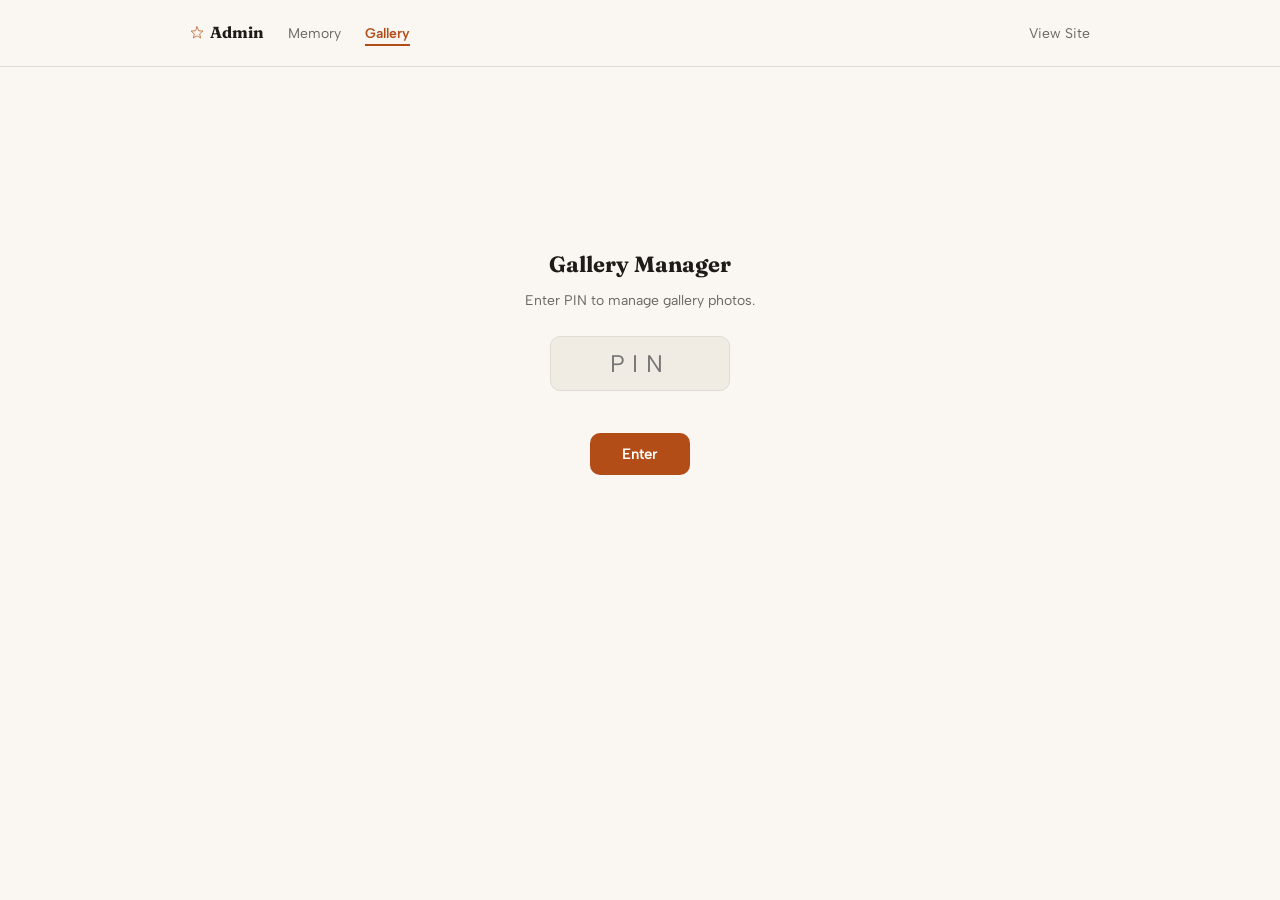
<file: admin/gallery.html>
<!DOCTYPE html>
<html lang="en">
<head>
  <meta charset="UTF-8">
  <meta name="viewport" content="width=device-width, initial-scale=1.0">
  <title>Izzy Penston — Gallery Manager</title>
  <meta name="robots" content="noindex, nofollow">
  <link rel="preconnect" href="https://fonts.googleapis.com">
  <link rel="preconnect" href="https://fonts.gstatic.com" crossorigin>
  <link href="https://fonts.googleapis.com/css2?family=Fraunces:wght@600;700&family=Albert+Sans:wght@400;500;600&display=swap" rel="stylesheet">
  <style>
    *, *::before, *::after { box-sizing: border-box; margin: 0; padding: 0; }

    :root {
      --orange: #B34D18;
      --green: #2D8A4E;
      --red: #CF222E;
      --blue: #2D6494;
      --bg: #FAF7F2;
      --bg-secondary: #F0EBE3;
      --text-primary: #1E1B18;
      --text-secondary: #6B6560;
      --text-tertiary: #6E6966;
      --border: #E0DBD4;
    }

    @media (prefers-color-scheme: dark) {
      :root {
        --orange: #E07A3A;
        --green: #3FB96A;
        --red: #F85149;
        --blue: #5A9BD5;
        --bg: #141210;
        --bg-secondary: #1E1B18;
        --text-primary: #F2EDE6;
        --text-secondary: #A39E98;
        --text-tertiary: #908B85;
        --border: #2A2520;
      }
    }

    body {
      background: var(--bg);
      color: var(--text-primary);
      font-family: 'Albert Sans', system-ui, sans-serif;
      font-size: 16px;
      line-height: 1.6;
      min-height: 100vh;
    }

    .admin-nav {
      position: sticky;
      top: 0;
      z-index: 50;
      padding: 20px 24px;
      background: var(--bg);
      border-bottom: 1px solid var(--border);
    }

    .admin-nav-inner {
      display: flex;
      align-items: center;
      justify-content: space-between;
      max-width: 900px;
      margin: 0 auto;
    }

    .nav-left {
      display: flex;
      align-items: center;
      gap: 24px;
    }

    .nav-wordmark {
      display: flex;
      align-items: center;
      gap: 6px;
      font-family: 'Fraunces', serif;
      font-weight: 700;
      font-size: 16px;
      color: var(--text-primary);
      text-decoration: none;
      transition: color 0.2s ease;
    }

    .nav-wordmark:hover { color: var(--orange); }

    .nav-star {
      width: 14px;
      height: 14px;
      color: var(--orange);
      flex-shrink: 0;
    }

    .nav-star polygon {
      fill: none;
      transition: fill 0.2s ease;
    }

    .nav-wordmark:hover .nav-star polygon { fill: var(--orange); }

    .nav-links {
      display: flex;
      gap: 24px;
      list-style: none;
      align-items: center;
    }

    .nav-links a {
      font-size: 14px;
      color: var(--text-secondary);
      text-decoration: none;
      font-weight: 400;
      padding-bottom: 2px;
      border-bottom: 2px solid transparent;
      transition: color 0.2s, border-color 0.2s;
    }

    .nav-links a:hover,
    .nav-links a:focus-visible {
      color: var(--orange);
      border-bottom-color: var(--orange);
    }

    .nav-links a.is-active {
      color: var(--orange);
      font-weight: 600;
      border-bottom-color: var(--orange);
    }

    .nav-links .nav-logout {
      font-family: 'Albert Sans', sans-serif;
      font-size: 14px;
      color: var(--text-secondary);
      background: none;
      border: none;
      border-bottom: 2px solid transparent;
      padding: 0 0 2px 0;
      cursor: pointer;
      transition: color 0.2s, border-color 0.2s;
    }

    .nav-links .nav-logout:hover {
      color: var(--red);
      border-bottom-color: var(--red);
    }

    @media (max-width: 600px) {
      .nav-links { gap: 16px; }
      .nav-links a { font-size: 13px; }
      .nav-links .nav-logout { font-size: 13px; }
    }

    .page-actions {
      display: flex;
      gap: 10px;
      align-items: center;
      margin-bottom: 16px;
    }

    .btn {
      font-family: 'Albert Sans', sans-serif;
      font-weight: 600;
      font-size: 14px;
      padding: 8px 20px;
      border: none;
      border-radius: 8px;
      cursor: pointer;
      transition: opacity 0.2s;
    }

    .btn:disabled {
      opacity: 0.5;
      cursor: not-allowed;
    }

    .btn-save {
      background: var(--green);
      color: white;
    }

    .btn-upload {
      background: var(--blue);
      color: white;
    }

    .change-count {
      font-size: 13px;
      color: var(--text-tertiary);
    }

    .container {
      max-width: 900px;
      margin: 0 auto;
      padding: 24px;
    }

    .intro {
      color: var(--text-secondary);
      font-size: 14px;
      margin-bottom: 24px;
      line-height: 1.5;
    }

    /* --- PIN Screen --- */
    .pin-screen {
      display: flex;
      flex-direction: column;
      align-items: center;
      justify-content: center;
      min-height: 60vh;
      text-align: center;
    }

    .pin-screen h2 {
      font-family: 'Fraunces', serif;
      font-size: 22px;
      margin-bottom: 8px;
    }

    .pin-screen p {
      color: var(--text-secondary);
      font-size: 14px;
      margin-bottom: 24px;
    }

    .pin-input {
      font-family: 'Albert Sans', sans-serif;
      font-size: 24px;
      text-align: center;
      letter-spacing: 0.3em;
      width: 180px;
      padding: 12px;
      border: 1.5px solid var(--border);
      border-radius: 10px;
      background: var(--bg-secondary);
      color: var(--text-primary);
      margin-bottom: 16px;
    }

    .pin-input:focus {
      outline: 2px solid var(--orange);
      outline-offset: 2px;
      border-color: var(--orange);
    }

    .pin-error {
      color: var(--red);
      font-size: 14px;
      margin-bottom: 16px;
      display: none;
    }

    .pin-btn {
      background: var(--orange);
      color: white;
      font-family: 'Albert Sans', sans-serif;
      font-weight: 600;
      font-size: 15px;
      padding: 12px 32px;
      border: none;
      border-radius: 10px;
      cursor: pointer;
    }

    /* --- Upload Area --- */
    .upload-area {
      border: 2px dashed var(--border);
      border-radius: 12px;
      padding: 24px;
      text-align: center;
      margin-bottom: 24px;
      transition: border-color 0.2s, background 0.2s;
      display: none;
    }

    .upload-area.visible { display: block; }

    .upload-area.drag-over {
      border-color: var(--blue);
      background: color-mix(in srgb, var(--blue) 5%, var(--bg));
    }

    .upload-area p {
      color: var(--text-tertiary);
      font-size: 14px;
      margin-bottom: 12px;
    }

    .upload-area label {
      display: inline-block;
      background: var(--blue);
      color: white;
      font-family: 'Albert Sans', sans-serif;
      font-weight: 600;
      font-size: 14px;
      padding: 8px 20px;
      border-radius: 8px;
      cursor: pointer;
      transition: opacity 0.2s;
    }

    .upload-area label:hover { opacity: 0.85; }

    .upload-previews {
      display: flex;
      flex-wrap: wrap;
      gap: 10px;
      margin-top: 16px;
      justify-content: center;
    }

    .upload-preview-item {
      position: relative;
      width: 80px;
      height: 80px;
    }

    .upload-preview-item img {
      width: 100%;
      height: 100%;
      object-fit: cover;
      border-radius: 6px;
    }

    .upload-preview-remove {
      position: absolute;
      top: -6px;
      right: -6px;
      width: 20px;
      height: 20px;
      border-radius: 50%;
      background: var(--red);
      color: white;
      border: none;
      font-size: 12px;
      cursor: pointer;
      display: flex;
      align-items: center;
      justify-content: center;
    }

    .upload-actions {
      margin-top: 16px;
      display: none;
    }

    .upload-actions.visible { display: block; }

    .upload-status {
      font-size: 13px;
      color: var(--text-tertiary);
      margin-top: 8px;
    }

    /* --- Photo Rows --- */
    .photo-row {
      display: flex;
      gap: 12px;
      align-items: flex-start;
      padding: 14px 0;
      border-bottom: 1px solid var(--border);
      position: relative;
      background: var(--bg);
      transition: opacity 0.2s;
    }

    .photo-row:last-child {
      border-bottom: none;
    }

    .photo-row.dragging {
      opacity: 0.3;
    }

    .drop-indicator {
      height: 3px;
      background: var(--orange);
      border-radius: 2px;
      margin: -2px 0;
      pointer-events: none;
    }

    /* --- Drag Handle --- */
    .drag-handle {
      width: 24px;
      min-width: 24px;
      height: 40px;
      display: flex;
      align-items: center;
      justify-content: center;
      cursor: grab;
      color: var(--text-tertiary);
      touch-action: none;
      user-select: none;
      flex-shrink: 0;
      border-radius: 4px;
      transition: color 0.15s, background 0.15s;
      align-self: center;
    }

    .drag-handle:hover {
      color: var(--text-primary);
      background: var(--bg-secondary);
    }

    .drag-handle:active {
      cursor: grabbing;
    }

    .drag-ghost {
      position: fixed;
      z-index: 100;
      pointer-events: none;
      background: var(--bg);
      border: 1.5px solid var(--orange);
      border-radius: 10px;
      padding: 10px 14px;
      display: flex;
      align-items: center;
      gap: 10px;
      box-shadow: 0 8px 24px rgba(0,0,0,0.15);
      opacity: 0.95;
      max-width: 320px;
    }

    .drag-ghost img {
      width: 60px;
      height: 45px;
      object-fit: cover;
      border-radius: 4px;
    }

    .drag-ghost span {
      font-size: 13px;
      color: var(--text-secondary);
      white-space: nowrap;
      overflow: hidden;
      text-overflow: ellipsis;
    }

    /* --- Thumbnail & Info --- */
    .photo-thumb {
      width: 120px;
      min-width: 120px;
      height: 90px;
      object-fit: cover;
      border-radius: 8px;
      background: var(--bg-secondary);
      cursor: pointer;
      transition: transform 0.2s;
    }

    .photo-thumb:hover {
      transform: scale(1.05);
    }

    .photo-info {
      flex: 1;
      display: flex;
      flex-direction: column;
      gap: 6px;
      min-width: 0;
    }

    .photo-meta {
      display: flex;
      align-items: center;
      gap: 8px;
    }

    .photo-file {
      font-size: 12px;
      color: var(--text-tertiary);
      font-family: monospace;
    }

    .photo-badges {
      display: flex;
      gap: 4px;
      align-items: center;
    }

    .badge-wide {
      font-size: 10px;
      font-weight: 600;
      text-transform: uppercase;
      letter-spacing: 0.05em;
      color: var(--blue);
      background: color-mix(in srgb, var(--blue) 10%, var(--bg));
      padding: 2px 6px;
      border-radius: 4px;
    }


    .caption-input {
      font-family: 'Albert Sans', sans-serif;
      font-size: 15px;
      padding: 8px 12px;
      border: 1.5px solid var(--border);
      border-radius: 8px;
      background: var(--bg-secondary);
      color: var(--text-primary);
      width: 100%;
      transition: border-color 0.2s;
    }

    .caption-input:focus {
      outline: none;
      border-color: var(--orange);
    }

    .caption-input.changed {
      border-color: var(--green);
      background: color-mix(in srgb, var(--green) 5%, var(--bg-secondary));
    }

    /* --- Delete Button --- */
    .delete-btn {
      width: 32px;
      height: 32px;
      border: 1px solid var(--border);
      border-radius: 6px;
      background: transparent;
      color: var(--text-tertiary);
      cursor: pointer;
      display: flex;
      align-items: center;
      justify-content: center;
      flex-shrink: 0;
      transition: color 0.15s, border-color 0.15s;
      align-self: center;
    }

    .delete-btn:hover {
      color: var(--red);
      border-color: var(--red);
    }

    .loading {
      text-align: center;
      color: var(--text-tertiary);
      padding: 60px 0;
    }

    .toast {
      position: fixed;
      bottom: 24px;
      left: 50%;
      transform: translateX(-50%);
      background: var(--green);
      color: white;
      padding: 12px 24px;
      border-radius: 10px;
      font-weight: 600;
      font-size: 14px;
      opacity: 0;
      transition: opacity 0.3s;
      z-index: 100;
    }

    .toast.show { opacity: 1; }
    .toast.error { background: var(--red); }

    @media (max-width: 600px) {
      .photo-row { flex-wrap: wrap; }
      .photo-thumb { width: 100%; min-width: unset; height: 200px; }
      .drag-handle { width: 100%; height: 28px; }
      .header { flex-wrap: wrap; gap: 10px; }
    }

    @media (prefers-color-scheme: dark) {
      .btn-save { color: #1E1B18; }
      .btn-upload { color: #1E1B18; }
      .pin-btn { color: #1E1B18; }
    }
  </style>
</head>
<body>

  <nav class="admin-nav" aria-label="Admin navigation">
    <div class="admin-nav-inner">
      <div class="nav-left">
        <a href="/admin/" class="nav-wordmark"><svg class="nav-star" xmlns="http://www.w3.org/2000/svg" viewBox="0 0 100 100" fill="none" aria-hidden="true"><polygon points="50,6 61.8,33.8 91.8,36.4 69,56.2 75.9,85.6 50,70 24.1,85.6 31,56.2 8.2,36.4 38.2,33.8" fill="none" stroke="currentColor" stroke-width="5" stroke-linejoin="round" stroke-linecap="round"/></svg>Admin</a>
        <ul class="nav-links">
          <li><a href="/admin/">Memory</a></li>
          <li><a href="/admin/gallery.html" class="is-active">Gallery</a></li>
        </ul>
      </div>
      <ul class="nav-links">
        <li><a href="https://izzypenston.com">View Site</a></li>
        <li id="logout-li" style="display:none"><button id="logout-btn" class="nav-logout">Log Out</button></li>
      </ul>
    </div>
  </nav>

  <div class="container">
    <!-- PIN Screen -->
    <div id="pin-screen" class="pin-screen">
      <h2>Gallery Manager</h2>
      <p>Enter PIN to manage gallery photos.</p>
      <div class="pin-error" id="pin-error">Incorrect PIN. Try again.</div>
      <input type="password" class="pin-input" id="pin-input" maxlength="10" inputmode="numeric" autocomplete="off" placeholder="PIN" aria-label="PIN">
      <br>
      <button class="pin-btn" id="pin-btn" type="button">Enter</button>
    </div>

    <!-- Editor Screen -->
    <div id="editor-screen" style="display:none">
      <div class="page-actions">
        <span class="change-count" id="change-count"></span>
        <button class="btn btn-save" id="btn-save" style="display:none">Save Changes</button>
        <button class="btn btn-upload" id="btn-toggle-upload" style="display:none">Upload Photos</button>
      </div>
      <p class="intro">Drag to reorder, edit captions, delete photos, or upload new ones. Hit <strong>Save Changes</strong> to publish.</p>

      <!-- Upload Area -->
      <div class="upload-area" id="upload-area">
        <p>Drag photos here or click to browse</p>
        <label for="upload-input">Choose Photos</label>
        <input type="file" id="upload-input" accept="image/jpeg,image/png,image/webp" multiple style="display:none">
        <div class="upload-previews" id="upload-previews"></div>
        <div class="upload-actions" id="upload-actions">
          <button class="btn btn-upload" id="btn-do-upload">Upload</button>
          <div class="upload-status" id="upload-status"></div>
        </div>
      </div>

      <div id="grid">
        <div class="loading">Loading photos&hellip;</div>
      </div>
    </div>
  </div>

  <div class="toast" id="toast"></div>

  <script>
  (function () {
    var API_BASE = 'https://izzypenston.com/api/admin';
    var pin = sessionStorage.getItem('admin_pin') || '';
    var manifest = [];
    var originalManifest = []; // Deep copy for change tracking
    var saving = false;

    // DOM refs
    var pinScreen = document.getElementById('pin-screen');
    var editorScreen = document.getElementById('editor-screen');
    var pinInput = document.getElementById('pin-input');
    var pinBtn = document.getElementById('pin-btn');
    var pinError = document.getElementById('pin-error');
    var grid = document.getElementById('grid');
    var btnSave = document.getElementById('btn-save');
    var btnToggleUpload = document.getElementById('btn-toggle-upload');
    var changeCount = document.getElementById('change-count');
    var toast = document.getElementById('toast');
    var uploadArea = document.getElementById('upload-area');
    var uploadInput = document.getElementById('upload-input');
    var uploadPreviews = document.getElementById('upload-previews');
    var uploadActions = document.getElementById('upload-actions');
    var btnDoUpload = document.getElementById('btn-do-upload');
    var uploadStatus = document.getElementById('upload-status');
    var logoutBtn = document.getElementById('logout-btn');
    var logoutLi = document.getElementById('logout-li');

    // Upload state
    var uploadFiles = [];

    // ===== Utilities =====

    function showToast(msg, isError) {
      toast.textContent = msg;
      toast.className = 'toast show' + (isError ? ' error' : '');
      setTimeout(function () { toast.className = 'toast'; }, 3000);
    }

    function escAttr(str) {
      return (str || '').replace(/&/g, '&amp;').replace(/"/g, '&quot;').replace(/</g, '&lt;');
    }

    function deepCopy(arr) {
      return JSON.parse(JSON.stringify(arr));
    }

    // ===== SVG Icons =====

    var GRIP_SVG = '<svg width="10" height="16" viewBox="0 0 10 16" fill="currentColor" aria-hidden="true"><circle cx="3" cy="2" r="1.5"/><circle cx="7" cy="2" r="1.5"/><circle cx="3" cy="8" r="1.5"/><circle cx="7" cy="8" r="1.5"/><circle cx="3" cy="14" r="1.5"/><circle cx="7" cy="14" r="1.5"/></svg>';

    var TRASH_SVG = '<svg width="14" height="14" viewBox="0 0 24 24" fill="none" stroke="currentColor" stroke-width="2" stroke-linecap="round" stroke-linejoin="round" aria-hidden="true"><polyline points="3 6 5 6 21 6"/><path d="M19 6v14a2 2 0 0 1-2 2H7a2 2 0 0 1-2-2V6m3 0V4a2 2 0 0 1 2-2h4a2 2 0 0 1 2 2v2"/></svg>';

    // ===== Change Tracking =====

    function getManifestOrder() {
      // Read current order from DOM
      var rows = grid.querySelectorAll('.photo-row');
      var order = [];
      for (var i = 0; i < rows.length; i++) {
        order.push(parseInt(rows[i].dataset.idx, 10));
      }
      return order;
    }

    function getUpdatedManifest() {
      var rows = grid.querySelectorAll('.photo-row');
      var updated = [];
      for (var i = 0; i < rows.length; i++) {
        var idx = parseInt(rows[i].dataset.idx, 10);
        var entry = deepCopy(manifest[idx]);
        var input = rows[i].querySelector('.caption-input');
        if (input) entry.caption = input.value;
        entry.order = i + 1; // Sequential renumber
        delete entry.hidden; // Clean up any legacy hidden field
        updated.push(entry);
      }
      return updated;
    }

    function countChanges() {
      var count = 0;
      var rows = grid.querySelectorAll('.photo-row');
      var domOrder = getManifestOrder();

      // Count caption changes
      for (var i = 0; i < rows.length; i++) {
        var idx = parseInt(rows[i].dataset.idx, 10);
        var input = rows[i].querySelector('.caption-input');
        var captionChanged = input && input.value !== (originalManifest[idx] ? originalManifest[idx].caption : '');
        if (captionChanged) {
          input.classList.add('changed');
          count++;
        } else if (input) {
          input.classList.remove('changed');
        }
      }

      // Count deletions (manifest shrunk vs original)
      if (manifest.length !== originalManifest.length) count++;

      // Count order change as 1 change
      var anyOrderChange = false;
      for (var j = 0; j < domOrder.length; j++) {
        if (domOrder[j] !== j) { anyOrderChange = true; break; }
      }
      if (anyOrderChange) count++;

      changeCount.textContent = count > 0 ? count + ' change' + (count > 1 ? 's' : '') : '';
      btnSave.style.display = count > 0 ? '' : 'none';
      return count;
    }

    // ===== Render Grid =====

    function renderGrid() {
      var html = '';
      for (var i = 0; i < manifest.length; i++) {
        var m = manifest[i];
        html += '<div class="photo-row" data-idx="' + i + '">';
        html += '<div class="drag-handle" aria-label="Drag to reorder">' + GRIP_SVG + '</div>';
        html += '<img class="photo-thumb" src="/assets/photos/' + m.file + '" alt="" loading="lazy" onclick="window.open(\'/assets/photos/' + m.file + '\', \'_blank\')">';
        html += '<div class="photo-info">';
        html += '<div class="photo-meta"><span class="photo-file">' + m.file + '</span>';
        html += '<div class="photo-badges">';
        if (m.wide) html += '<span class="badge-wide">wide</span>';
        html += '</div></div>';
        html += '<input class="caption-input" type="text" value="' + escAttr(m.caption) + '" placeholder="Add a caption&hellip;">';
        html += '</div>';
        html += '<button class="delete-btn" data-del-idx="' + i + '" aria-label="Delete photo" title="Delete photo">' + TRASH_SVG + '</button>';
        html += '</div>';
      }
      grid.innerHTML = html;
      initDragAndDrop();
    }

    // Caption input change listener — attached once
    grid.addEventListener('input', function (e) {
      if (e.target.classList.contains('caption-input')) countChanges();
    });

    // Delete button listener — attached once
    grid.addEventListener('click', function (e) {
      var delBtn = e.target.closest('.delete-btn');
      if (!delBtn) return;
      var idx = parseInt(delBtn.dataset.delIdx, 10);
      var file = manifest[idx].file;
      if (!confirm('Delete ' + file + '? This cannot be undone after saving.')) return;
      manifest.splice(idx, 1);
      renderGrid();
      countChanges();
    });

    // ===== Drag and Drop =====

    function initDragAndDrop() {
      var draggedRow = null;
      var ghost = null;
      var indicator = null;
      var offsetY = 0;
      var scrollInterval = null;

      function createGhost(row) {
        var g = document.createElement('div');
        g.className = 'drag-ghost';
        var img = row.querySelector('.photo-thumb');
        var file = row.querySelector('.photo-file');
        if (img) {
          var cloneImg = document.createElement('img');
          cloneImg.src = img.src;
          g.appendChild(cloneImg);
        }
        if (file) {
          var span = document.createElement('span');
          span.textContent = file.textContent;
          g.appendChild(span);
        }
        document.body.appendChild(g);
        return g;
      }

      function removeIndicator() {
        if (indicator && indicator.parentNode) {
          indicator.parentNode.removeChild(indicator);
        }
        indicator = null;
      }

      function startAutoScroll(clientY) {
        stopAutoScroll();
        var edge = 60;
        var speed = 8;
        scrollInterval = setInterval(function () {
          if (clientY < edge) {
            window.scrollBy(0, -speed);
          } else if (clientY > window.innerHeight - edge) {
            window.scrollBy(0, speed);
          }
        }, 16);
      }

      function stopAutoScroll() {
        if (scrollInterval) {
          clearInterval(scrollInterval);
          scrollInterval = null;
        }
      }

      grid.addEventListener('pointerdown', function (e) {
        var handle = e.target.closest('.drag-handle');
        if (!handle) return;

        var row = handle.closest('.photo-row');
        if (!row) return;

        e.preventDefault();
        draggedRow = row;
        offsetY = e.clientY - row.getBoundingClientRect().top;

        ghost = createGhost(row);
        ghost.style.left = (e.clientX - 40) + 'px';
        ghost.style.top = (e.clientY - 20) + 'px';

        row.classList.add('dragging');
        handle.setPointerCapture(e.pointerId);
      });

      grid.addEventListener('pointermove', function (e) {
        if (!draggedRow) return;
        e.preventDefault();

        ghost.style.left = (e.clientX - 40) + 'px';
        ghost.style.top = (e.clientY - 20) + 'px';

        // Auto-scroll near edges
        startAutoScroll(e.clientY);

        // Find drop target
        removeIndicator();
        // Temporarily hide ghost to get element underneath
        ghost.style.display = 'none';
        var target = document.elementFromPoint(e.clientX, e.clientY);
        ghost.style.display = '';

        if (!target) return;
        var targetRow = target.closest('.photo-row');
        if (!targetRow || targetRow === draggedRow) return;

        var rect = targetRow.getBoundingClientRect();
        var midY = rect.top + rect.height / 2;

        indicator = document.createElement('div');
        indicator.className = 'drop-indicator';

        if (e.clientY < midY) {
          targetRow.parentNode.insertBefore(indicator, targetRow);
        } else {
          targetRow.parentNode.insertBefore(indicator, targetRow.nextSibling);
        }
      });

      function endDrag(e) {
        if (!draggedRow) return;

        stopAutoScroll();

        // Move row to indicator position
        if (indicator && indicator.parentNode) {
          indicator.parentNode.insertBefore(draggedRow, indicator);
          removeIndicator();
        }

        draggedRow.classList.remove('dragging');
        if (ghost && ghost.parentNode) ghost.parentNode.removeChild(ghost);
        ghost = null;
        draggedRow = null;

        countChanges();
      }

      grid.addEventListener('pointerup', endDrag);
      grid.addEventListener('pointercancel', endDrag);
    }

    // ===== Save =====

    btnSave.addEventListener('click', function () {
      if (saving) return;
      var changes = countChanges();
      if (changes === 0) return;

      saving = true;
      btnSave.disabled = true;
      btnSave.textContent = 'Saving\u2026';

      var updated = getUpdatedManifest();

      fetch(API_BASE + '/captions', {
        method: 'POST',
        headers: {
          'Content-Type': 'application/json',
          'X-Admin-Pin': pin
        },
        body: JSON.stringify({ manifest: updated })
      })
        .then(function (r) {
          if (r.status === 401) {
            sessionStorage.removeItem('admin_pin');
            pin = '';
            pinScreen.style.display = '';
            editorScreen.style.display = 'none';
            pinError.style.display = 'block';
            pinError.textContent = 'Session expired. Enter PIN again.';
            throw new Error('Unauthorized');
          }
          return r.json();
        })
        .then(function (data) {
          if (data.ok) {
            // Reload manifest from the saved state
            manifest = updated;
            originalManifest = deepCopy(updated);
            renderGrid();
            countChanges();
            showToast('Changes saved! Gallery will update shortly.');
          } else {
            showToast(data.error || 'Failed to save. Try again.', true);
          }
        })
        .catch(function (err) {
          if (err.message !== 'Unauthorized') {
            showToast('Failed to save. Try again.', true);
          }
        })
        .finally(function () {
          saving = false;
          btnSave.disabled = false;
          btnSave.textContent = 'Save Changes';
        });
    });

    // ===== Upload =====

    // Toggle upload area
    btnToggleUpload.addEventListener('click', function () {
      uploadArea.classList.toggle('visible');
      btnToggleUpload.textContent = uploadArea.classList.contains('visible') ? 'Hide Upload' : 'Upload Photos';
    });

    // Drag-and-drop files onto upload area
    uploadArea.addEventListener('dragenter', function (e) { e.preventDefault(); uploadArea.classList.add('drag-over'); });
    uploadArea.addEventListener('dragover', function (e) { e.preventDefault(); });
    uploadArea.addEventListener('dragleave', function () { uploadArea.classList.remove('drag-over'); });
    uploadArea.addEventListener('drop', function (e) {
      e.preventDefault();
      uploadArea.classList.remove('drag-over');
      var files = Array.from(e.dataTransfer.files).filter(function (f) {
        return f.type.match(/^image\/(jpeg|png|webp)$/);
      });
      files.forEach(function (f) { if (uploadFiles.length < 10) uploadFiles.push(f); });
      renderUploadPreviews();
    });

    uploadInput.addEventListener('change', function () {
      var files = Array.from(uploadInput.files);
      files.forEach(function (f) { if (uploadFiles.length < 10) uploadFiles.push(f); });
      uploadInput.value = '';
      renderUploadPreviews();
    });

    function renderUploadPreviews() {
      uploadPreviews.innerHTML = '';
      uploadFiles.forEach(function (file, i) {
        var url = URL.createObjectURL(file);
        var wrap = document.createElement('div');
        wrap.className = 'upload-preview-item';

        var img = document.createElement('img');
        img.src = url;
        img.alt = 'Preview';
        img.onload = function () { URL.revokeObjectURL(url); };
        wrap.appendChild(img);

        var removeBtn = document.createElement('button');
        removeBtn.type = 'button';
        removeBtn.className = 'upload-preview-remove';
        removeBtn.textContent = '\u00d7';
        removeBtn.setAttribute('aria-label', 'Remove');
        removeBtn.addEventListener('click', function () {
          uploadFiles.splice(i, 1);
          renderUploadPreviews();
        });
        wrap.appendChild(removeBtn);

        uploadPreviews.appendChild(wrap);
      });

      uploadActions.classList.toggle('visible', uploadFiles.length > 0);
    }

    // Resize image (from modal.js pattern)
    function resizeImage(file) {
      return new Promise(function (resolve) {
        var url = URL.createObjectURL(file);
        var img = new Image();
        img.onload = function () {
          URL.revokeObjectURL(url);
          var maxDim = 1200;
          var w = img.naturalWidth;
          var h = img.naturalHeight;
          var scale = (w > maxDim || h > maxDim) ? Math.min(maxDim / w, maxDim / h) : 1;
          var canvas = document.createElement('canvas');
          canvas.width = Math.round(w * scale);
          canvas.height = Math.round(h * scale);
          var ctx = canvas.getContext('2d');
          ctx.drawImage(img, 0, 0, canvas.width, canvas.height);

          // Detect wide aspect ratio
          var isWide = (canvas.width / canvas.height) > 1.4;

          canvas.toBlob(function (blob) {
            resolve({ blob: blob || file, wide: isWide, width: canvas.width, height: canvas.height });
          }, 'image/jpeg', 0.85);
        };
        img.onerror = function () { URL.revokeObjectURL(url); resolve({ blob: file, wide: false }); };
        img.src = url;
      });
    }

    function blobToBase64(blob) {
      return new Promise(function (resolve) {
        var reader = new FileReader();
        reader.onloadend = function () {
          // Remove data:image/jpeg;base64, prefix
          var base64 = reader.result.split(',')[1];
          resolve(base64);
        };
        reader.readAsDataURL(blob);
      });
    }

    btnDoUpload.addEventListener('click', function () {
      if (uploadFiles.length === 0) return;
      btnDoUpload.disabled = true;
      btnDoUpload.textContent = 'Uploading\u2026';

      var total = uploadFiles.length;
      var completed = 0;

      function uploadNext() {
        if (completed >= total) {
          btnDoUpload.disabled = false;
          btnDoUpload.textContent = 'Upload';
          uploadFiles = [];
          renderUploadPreviews();
          uploadStatus.textContent = '';
          showToast(total + ' photo' + (total > 1 ? 's' : '') + ' uploaded! Save to publish order/captions.');
          // Reload manifest to include new photos
          loadManifest();
          return;
        }

        uploadStatus.textContent = 'Uploading ' + (completed + 1) + ' of ' + total + '\u2026';

        resizeImage(uploadFiles[completed]).then(function (result) {
          return blobToBase64(result.blob).then(function (base64) {
            return fetch(API_BASE + '/upload-photo', {
              method: 'POST',
              headers: {
                'Content-Type': 'application/json',
                'X-Admin-Pin': pin
              },
              body: JSON.stringify({ image: base64, wide: result.wide })
            });
          });
        }).then(function (r) {
          if (r.status === 401) {
            sessionStorage.removeItem('admin_pin');
            pin = '';
            pinScreen.style.display = '';
            editorScreen.style.display = 'none';
            throw new Error('Unauthorized');
          }
          return r.json();
        }).then(function (data) {
          if (!data.ok) {
            showToast('Upload failed: ' + (data.error || 'Unknown error'), true);
          }
          completed++;
          uploadNext();
        }).catch(function (err) {
          if (err.message !== 'Unauthorized') {
            showToast('Upload failed. Try again.', true);
          }
          btnDoUpload.disabled = false;
          btnDoUpload.textContent = 'Upload';
          uploadStatus.textContent = '';
        });
      }

      uploadNext();
    });

    // ===== Load Manifest =====

    function loadManifest() {
      grid.innerHTML = '<div class="loading">Loading photos&hellip;</div>';
      fetch('/assets/photos/manifest.json?v=' + Date.now())
        .then(function (r) { return r.json(); })
        .then(function (data) {
          // Sort by order so admin sees the current gallery order
          data.sort(function (a, b) { return a.order - b.order; });
          manifest = data;
          originalManifest = deepCopy(data);
          renderGrid();
        })
        .catch(function () {
          grid.innerHTML = '<div class="loading">Could not load manifest.json</div>';
        });
    }

    // ===== PIN Entry =====

    function tryPin() {
      var val = pinInput.value.trim();
      if (!val) return;
      pin = val;

      fetch(API_BASE + '/pending', {
        headers: { 'X-Admin-Pin': pin }
      }).then(function (r) {
        if (r.status === 401) {
          pinError.style.display = 'block';
          pinError.textContent = 'Incorrect PIN. Try again.';
          pin = '';
          return;
        }
        sessionStorage.setItem('admin_pin', pin);
        pinScreen.style.display = 'none';
        editorScreen.style.display = '';
        pinError.style.display = 'none';
        logoutLi.style.display = '';
        btnToggleUpload.style.display = '';
        loadManifest();
      });
    }

    pinBtn.addEventListener('click', tryPin);
    pinInput.addEventListener('keydown', function (e) {
      if (e.key === 'Enter') tryPin();
    });

    // Logout
    logoutBtn.addEventListener('click', function () {
      sessionStorage.removeItem('admin_pin');
      pin = '';
      editorScreen.style.display = 'none';
      pinScreen.style.display = '';
      logoutLi.style.display = 'none';
      btnToggleUpload.style.display = 'none';
      pinInput.value = '';
      pinInput.focus();
    });

    // Auto-start if PIN is saved
    if (pin) {
      pinScreen.style.display = 'none';
      editorScreen.style.display = '';
      logoutLi.style.display = '';
      btnToggleUpload.style.display = '';
      loadManifest();
    }
  }());
  </script>
</body>
</html>
</file>
<file: assets/style.css>
/* ===== izzypenston.com — Shared Styles ===== */

@import url('https://fonts.googleapis.com/css2?family=Fraunces:ital,opsz,wght@0,9..144,400;0,9..144,600;0,9..144,700;1,9..144,400&family=Albert+Sans:wght@400;500;600&display=swap');

.mobile-br { display: none; }
.mobile-only { display: none; }
@media (max-width: 600px) { .mobile-br { display: block; } .mobile-only { display: inline; } .desktop-only { display: none; } }

/* ===== Design Tokens ===== */
:root {
  --orange: #B34D18;
  --orange-hover: #973F0F;
  --amber: #E8A44A;
  --blue: #2D6494;
  --blue-hover: #245278;
  --bg: #FAF7F2;
  --bg-secondary: #F0EBE3;
  --text-primary: #1E1B18;
  --text-secondary: #6B6560;
  --text-tertiary: #6E6966;
  --border: #E0DBD4;
  --border-medium: #C9C3BA;
  --shadow-sm: 0 1px 2px rgba(0,0,0,0.05);
  --shadow-md: 0 4px 6px rgba(0,0,0,0.07);
  --shadow-lg: 0 10px 15px rgba(0,0,0,0.1), 0 4px 6px rgba(0,0,0,0.05);
}

@media (prefers-color-scheme: dark) {
  :root {
    --orange: #E07A3A;
    --orange-hover: #C75D24;
    --amber: #EDB55A;
    --blue: #5A9BD5;
    --blue-hover: #3B7CB8;
    --bg: #141210;
    --bg-secondary: #1E1B18;
    --text-primary: #F2EDE6;
    --text-secondary: #A39E98;
    --text-tertiary: #908B85;
    --border: #2A2520;
    --border-medium: #3D3832;
    --shadow-sm: 0 1px 2px rgba(0,0,0,0.2);
    --shadow-md: 0 4px 6px rgba(0,0,0,0.25);
    --shadow-lg: 0 10px 15px rgba(0,0,0,0.3), 0 4px 6px rgba(0,0,0,0.2);
  }

  .btn-primary {
    color: #1E1B18;
  }

  .btn-primary:hover {
    color: #1E1B18;
  }

  .footer-star {
    filter: invert(1) brightness(1.5);
  }
}

/* ===== Reset & Base ===== */
*, *::before, *::after { box-sizing: border-box; margin: 0; padding: 0; }

html {
  -webkit-font-smoothing: antialiased;
  -moz-osx-font-smoothing: grayscale;
  scroll-behavior: smooth;
}

body {
  background: var(--bg);
  color: var(--text-primary);
  font-family: 'Albert Sans', system-ui, -apple-system, sans-serif;
  font-size: 16px;
  line-height: 1.6;
  min-height: 100vh;
}

h1, h2, h3, h4, h5, h6 {
  font-family: 'Fraunces', serif;
  font-weight: 700;
  line-height: 1.2;
}

a {
  color: var(--blue);
  text-decoration: none;
  transition: color 0.2s ease;
}

a:hover { color: var(--blue-hover); }

.section p a, .fa-section a {
  text-decoration: underline;
  text-underline-offset: 2px;
  text-decoration-thickness: 1.5px;
  font-weight: 500;
}

.section p a:hover, .fa-section a:hover {
  text-decoration-thickness: 2.5px;
}

::selection {
  background: var(--orange);
  color: white;
}

*:focus-visible {
  outline: 2px solid var(--orange);
  outline-offset: 2px;
}

img {
  max-width: 100%;
  height: auto;
  display: block;
}

/* ===== Layout ===== */
.container {
  max-width: clamp(720px, 75vw, 900px);
  margin: 0 auto;
  padding: 0 24px;
}

/* ===== Skip Link ===== */
.skip-link {
  position: absolute;
  top: -40px;
  left: 0;
  background: var(--orange);
  color: white;
  padding: 8px 16px;
  z-index: 100;
  font-size: 14px;
}

.skip-link:focus {
  top: 0;
  color: white;
}

/* ===== Screen Reader Only ===== */
.sr-only {
  position: absolute;
  width: 1px;
  height: 1px;
  padding: 0;
  margin: -1px;
  overflow: hidden;
  clip: rect(0, 0, 0, 0);
  white-space: nowrap;
  border: 0;
}

/* ===== Nav ===== */
.nav {
  position: sticky;
  top: 0;
  z-index: 50;
  padding: 20px 0;
  background: var(--bg);
  border-bottom: 1px solid var(--border);
  transition: box-shadow 0.2s ease;
}

.nav.is-scrolled {
  box-shadow: 0 2px 12px rgba(0,0,0,0.06);
}

.nav-inner {
  display: flex;
  align-items: center;
  justify-content: space-between;
}

.nav-wordmark {
  display: flex;
  align-items: center;
  gap: 6px;
  font-family: 'Fraunces', serif;
  font-weight: 700;
  font-size: 16px;
  color: var(--text-primary);
  text-decoration: none;
}

.nav-wordmark span { color: var(--orange); }

.nav-wordmark:hover {
  color: var(--orange);
}

.nav-star {
  width: 14px;
  height: 14px;
  color: var(--orange);
  flex-shrink: 0;
  transition: fill 0.2s ease;
}

.nav-star polygon {
  fill: none;
  transition: fill 0.2s ease;
}

.nav-wordmark:hover .nav-star polygon {
  fill: var(--orange);
}

.nav-links {
  display: flex;
  gap: 24px;
  list-style: none;
}

.nav-links a {
  font-size: 14px;
  color: var(--text-secondary);
  text-decoration: none;
  font-weight: 400;
  padding-bottom: 2px;
  border-bottom: 2px solid transparent;
  transition: color 0.2s, font-weight 0.2s, border-color 0.2s;
}

.nav-links a:hover,
.nav-links a:focus-visible {
  color: var(--orange);
  font-weight: 600;
  border-bottom-color: var(--orange);
}

.nav-links a.is-active {
  color: var(--orange);
  font-weight: 600;
  border-bottom-color: var(--orange);
}

@media (max-width: 600px) {
  .nav-links a:hover,
  .nav-links a.is-active {
    font-weight: 400;
  }
}

/* ===== Section ===== */
.section {
  padding: 60px 0;
  border-bottom: 1px solid var(--border);
}

@media (max-width: 600px) {
  .section {
    padding: 56px 0 48px;
  }
  .section + .section {
    padding-top: 40px;
  }
}

.section-label {
  font-size: 12px;
  font-weight: 500;
  text-transform: uppercase;
  letter-spacing: 0.08em;
  color: var(--text-tertiary);
  margin-bottom: 16px;
}

.section h2 {
  font-size: 26px;
  margin-bottom: 14px;
  max-width: 68ch;
}

.section p {
  color: var(--text-secondary);
  line-height: 1.8;
  max-width: 68ch;
  margin-bottom: 16px;
  margin-left: auto;
  margin-right: auto;
}

/* ===== Buttons ===== */
.btn-primary {
  display: inline-flex;
  align-items: center;
  gap: 6px;
  background: var(--orange);
  color: white;
  font-family: 'Albert Sans', sans-serif;
  font-weight: 600;
  font-size: 15px;
  padding: 12px 24px;
  border: none;
  border-radius: 10px;
  cursor: pointer;
  transition: background 0.2s;
  text-decoration: none;
  white-space: nowrap;
}

.btn-primary:hover {
  background: var(--orange-hover);
  color: white;
}

.btn-submit {
  width: 100%;
  justify-content: center;
  gap: 8px;
  padding: 13px 28px;
  font-size: 16px;
  border-radius: 12px;
}

.btn-secondary {
  display: inline-flex;
  align-items: center;
  gap: 6px;
  border: 1.5px solid var(--blue);
  color: var(--blue);
  font-family: 'Albert Sans', sans-serif;
  font-weight: 600;
  font-size: 15px;
  padding: 11px 24px;
  border-radius: 10px;
  cursor: pointer;
  background: transparent;
  transition: background 0.2s, color 0.2s;
  text-decoration: none;
  white-space: nowrap;
}

.icon-arrow {
  flex-shrink: 0;
  transition: transform 0.2s;
}

.btn-primary:hover .icon-arrow,
.btn-secondary:hover .icon-arrow {
  transform: translateX(3px);
}

.btn-secondary:hover {
  background: var(--blue);
  color: white;
}

/* ===== Story Photos (Apple-style scroll effects) ===== */
.story-photo {
  max-width: 500px;
  margin: 48px auto;
  perspective: 1000px;
}

.story-photo img {
  width: 100%;
  height: auto;
  display: block;
  border-radius: 16px;
  box-shadow: 0 8px 30px rgba(0, 0, 0, 0.12);
  will-change: transform, opacity;
  transform: scale(0.92) translateY(20px) rotateX(3deg);
  opacity: 0.6;
  transition: box-shadow 0.3s ease;
  transform-origin: center bottom;
}

.story-photo.is-revealed img {
  /* JS drives transform + opacity via scroll; this is the fallback end state */
}

@media (max-width: 600px) {
  .story-photo {
    max-width: 85%;
    margin: 32px auto;
  }
}

@media (prefers-reduced-motion: reduce) {
  .story-photo img {
    transform: none;
    opacity: 1;
  }
}

/* ===== Pull Quote ===== */
.pull-quote {
  border-left: 3px solid var(--blue);
  padding: 8px 0 8px 24px;
  margin: 28px auto;
  max-width: 68ch;
}

.pull-quote p {
  font-family: 'Fraunces', serif;
  font-style: italic;
  font-size: 20px;
  color: var(--text-primary);
  line-height: 1.5;
  margin: 0;
}

.pull-quote cite {
  display: block;
  font-family: 'Albert Sans', sans-serif;
  font-style: normal;
  font-size: 13px;
  color: var(--text-tertiary);
  margin-top: 8px;
}

/* ===== Hero ===== */
.hero {
  padding: 80px 0 72px;
  border-bottom: 1px solid var(--border);
}

.hero-inner {
  display: flex;
  gap: 32px;
  align-items: flex-start;
}

.hero-photo {
  width: 300px;
  min-width: 300px;
  height: 360px;
  border-radius: 16px;
  object-fit: cover;
}

.hero-text { padding-top: 4px; }

.hero-label {
  font-size: 12px;
  font-weight: 500;
  text-transform: uppercase;
  letter-spacing: 0.08em;
  color: var(--orange);
  margin-bottom: 12px;
}

.hero h1 {
  font-size: clamp(28px, 5vw, 38px);
  letter-spacing: -0.02em;
  margin-bottom: 8px;
}

.hero-dates {
  font-family: 'Fraunces', serif;
  font-style: italic;
  font-size: 15px;
  color: var(--text-tertiary);
  margin-bottom: 16px;
}

.hero-intro {
  font-size: 16px;
  color: var(--text-secondary);
  line-height: 1.7;
}

/* ===== Timeline ===== */
.timeline {
  list-style: none;
  padding: 0;
  margin: 0 auto;
  position: relative;
  padding-left: 32px;
  max-width: 68ch;
}

.timeline::before {
  content: '';
  position: absolute;
  left: 6px;
  top: 8px;
  bottom: 8px;
  width: 2px;
  background: var(--border);
}

.timeline-entry {
  position: relative;
  margin-bottom: 28px;
}

.timeline-entry:last-child { margin-bottom: 0; }

.timeline-entry::before {
  content: '';
  position: absolute;
  left: -32px;
  top: 8px;
  width: 14px;
  height: 14px;
  border-radius: 50%;
  background: var(--bg);
  border: 2.5px solid var(--orange);
}

.timeline-entry.highlight::before {
  background: var(--orange);
}

.timeline-year {
  font-family: 'Albert Sans', sans-serif;
  font-size: 12px;
  font-weight: 600;
  color: var(--orange);
  text-transform: uppercase;
  letter-spacing: 0.04em;
  margin-bottom: 2px;
}

.timeline-title {
  font-family: 'Fraunces', serif;
  font-weight: 600;
  font-size: 16px;
  color: var(--text-primary);
  margin-bottom: 4px;
}

.timeline-desc {
  font-size: 14px;
  color: var(--text-secondary);
  line-height: 1.6;
}

/* ===== Press / Links ===== */
.press-list {
  list-style: none;
  padding: 0;
  margin: 0 auto;
  max-width: 68ch;
}

.press-item {
  border-bottom: 1px solid var(--border);
}

.press-item:last-child {
  border-bottom: none;
}

@media (min-width: 640px) {
  .press-list {
    display: grid;
    grid-template-columns: 1fr 1fr;
    max-width: 100%;
    column-gap: 48px;
  }

  /* Remove border from both items in the last row */
  .press-item:nth-last-child(-n+2) {
    border-bottom: none;
  }

  /* Restore border on last-child override from mobile */
  .press-item:last-child {
    border-bottom: none;
  }
}

.press-item a {
  display: flex;
  flex-direction: column;
  gap: 2px;
  padding: 16px 0;
  text-decoration: none;
  transition: padding-left 0.2s ease;
}

.press-item a:hover {
  padding-left: 8px;
}

.press-title {
  font-family: 'Fraunces', serif;
  font-weight: 600;
  font-size: 16px;
  color: var(--text-primary);
  line-height: 1.4;
}

.press-source {
  font-size: 13px;
  color: var(--text-tertiary);
  letter-spacing: 0.01em;
}

.press-item a:hover .press-title {
  color: var(--orange);
}

/* ===== Gallery ===== */
.gallery-grid {
  display: grid;
  grid-template-columns: repeat(3, 1fr);
  gap: 12px;
  grid-auto-flow: dense;
}

.gallery-item {
  border-radius: 12px;
  overflow: hidden;
  cursor: pointer;
  transition: transform 0.2s;
  position: relative;
}

.gallery-item:hover { transform: scale(1.02); }

.gallery-item.wide { grid-column: span 2; }

.gallery-item img {
  width: 100%;
  height: auto;
  aspect-ratio: 1;
  object-fit: cover;
}

.gallery-item.wide img {
  aspect-ratio: 2/1;
}

.gallery-caption-text {
  position: absolute;
  bottom: 0;
  left: 0;
  right: 0;
  padding: 36px 12px 10px;
  background: linear-gradient(transparent, rgba(0,0,0,0.72));
  color: white;
  font-size: 13px;
  line-height: 1.4;
  opacity: 0;
  transition: opacity 0.2s;
}

.gallery-item:hover .gallery-caption-text,
.gallery-item:focus-within .gallery-caption-text,
.gallery-item:focus .gallery-caption-text { opacity: 1; }

.gallery-load-more-tile {
  display: flex;
  align-items: center;
  justify-content: center;
  aspect-ratio: 1;
  background: var(--bg-secondary);
  border: 1px solid var(--border);
  border-radius: 12px;
  cursor: pointer;
  transition: background 0.2s, transform 0.2s;
}

.gallery-load-more-tile:hover {
  background: var(--border);
}

.load-more-label {
  font-family: 'Albert Sans', sans-serif;
  font-size: 14px;
  font-weight: 500;
  color: var(--text-secondary);
  letter-spacing: 0.02em;
}

.gallery-footer {
  font-size: 13px;
  color: var(--text-tertiary);
  text-align: center;
  margin-top: 16px;
}

.load-more {
  display: block;
  margin: 24px auto 0;
  padding: 10px 24px;
  background: transparent;
  border: 1.5px solid var(--border);
  border-radius: 8px;
  color: var(--text-secondary);
  font-family: 'Albert Sans', sans-serif;
  font-size: 14px;
  cursor: pointer;
  transition: border-color 0.2s, color 0.2s;
}

.load-more:hover {
  border-color: var(--orange);
  color: var(--orange);
}

/* ===== Memory Cards ===== */
#memories-list {
  display: grid;
  grid-template-columns: repeat(2, 1fr);
  gap: 20px;
  align-items: start;
}

@media (max-width: 600px) {
  #memories-list {
    grid-template-columns: 1fr;
  }
}

.memory-card {
  background: var(--bg-secondary);
  border: 1px solid var(--border);
  border-radius: 12px;
  padding: 24px;
  box-shadow: 0 2px 8px rgba(0, 0, 0, 0.06);
  transition: transform 0.2s ease, box-shadow 0.2s ease;
}

.memory-card:hover {
  box-shadow: 0 6px 20px rgba(0, 0, 0, 0.1);
  transform: rotate(0deg) translateY(-2px) !important;
}

.memory-name {
  font-family: 'Fraunces', serif;
  font-weight: 600;
  font-size: 15px;
  color: var(--text-primary);
  margin-bottom: 10px;
}

.memory-relation {
  font-size: 13px;
  color: var(--text-tertiary);
  margin-top: -6px;
  margin-bottom: 10px;
}

.memory-text {
  font-size: 15px;
  color: var(--text-secondary);
  line-height: 1.7;
  margin: 0;
}

.memory-text-truncated {
  max-height: 258px;
  overflow: clip; /* clips without creating a new block formatting context, preserving float wrapping */
  position: relative;
}

.memory-text-truncated::after {
  content: '';
  position: absolute;
  bottom: 0;
  left: 0;
  right: 0;
  height: 32px;
  background: linear-gradient(to bottom, transparent, var(--bg-secondary));
  pointer-events: none;
}

.memory-more {
  display: block;
  margin-top: 6px;
  padding: 0;
  border: none;
  background: none;
  font-size: 11px;
  font-weight: 600;
  letter-spacing: 0.08em;
  text-transform: uppercase;
  color: var(--text-tertiary);
  cursor: pointer;
  transition: color 0.15s;
}

.memory-more:hover {
  color: var(--text-primary);
}

/* Whole card is the expand target when truncated */
.memory-card.is-expandable {
  cursor: pointer;
}

/* Photo pile keeps its own cursor regardless */
.memory-card.is-expandable .memory-photo-pile {
  cursor: pointer;
}

/* ===== Memory photo pile ===== */
.memory-photo-pile {
  float: right;
  margin: 0 0 8px 16px;
  cursor: pointer;
  user-select: none;
  text-align: center;
}

.pile-stack {
  position: relative;
  width: 88px;
  height: 88px;
  transition: transform 0.15s;
}

.memory-photo-pile:hover .pile-stack {
  transform: translateY(-2px);
}

.pile-img {
  position: absolute;
  inset: 0;
  width: 88px;
  height: 88px;
  object-fit: cover;
  border-radius: 8px;
  border: 2px solid var(--bg);
  box-shadow: 0 2px 6px rgba(0, 0, 0, 0.15);
}

/* Back photo */
.pile-img:nth-child(1) {
  transform: rotate(-7deg) translate(-5px, 3px);
  z-index: 1;
}

/* Middle photo */
.pile-img:nth-child(2) {
  transform: rotate(3deg) translate(3px, -2px);
  z-index: 2;
}

/* Front photo */
.pile-img:nth-child(3) {
  transform: none;
  z-index: 3;
}

/* When only 1 photo, it's the only child */
.pile-img:only-child {
  transform: none;
  z-index: 3;
}


/* ===== Memory lightbox ===== */
.mlb-backdrop {
  position: fixed;
  inset: 0;
  background: rgba(0, 0, 0, 0.92);
  z-index: 200;
  display: flex;
  align-items: center;
  justify-content: center;
  opacity: 0;
  visibility: hidden;
  transition: opacity 0.2s, visibility 0.2s;
}

.mlb-backdrop.is-open {
  opacity: 1;
  visibility: visible;
}

.mlb-img {
  max-width: min(90vw, 900px);
  max-height: 85vh;
  object-fit: contain;
  border-radius: 4px;
  display: block;
}

.mlb-close {
  position: absolute;
  top: 16px;
  right: 20px;
  background: none;
  border: none;
  color: #fff;
  font-size: 28px;
  line-height: 1;
  cursor: pointer;
  opacity: 0.7;
  padding: 4px 8px;
}

.mlb-close:hover { opacity: 1; }

.mlb-nav {
  position: absolute;
  top: 50%;
  transform: translateY(-50%);
  background: rgba(255,255,255,0.12);
  border: none;
  color: #fff;
  font-size: 24px;
  width: 44px;
  height: 44px;
  border-radius: 50%;
  cursor: pointer;
  display: flex;
  align-items: center;
  justify-content: center;
  opacity: 0.7;
}

.mlb-nav:hover { opacity: 1; background: rgba(255,255,255,0.2); }
.mlb-nav.prev { left: 16px; }
.mlb-nav.next { right: 16px; }
.mlb-nav[hidden] { display: none; }

.mlb-counter {
  position: absolute;
  bottom: 16px;
  left: 50%;
  transform: translateX(-50%);
  color: rgba(255,255,255,0.6);
  font-size: 13px;
  letter-spacing: 0.05em;
}

@media (prefers-reduced-motion: reduce) {
  .mlb-backdrop { transition: none; }
}

/* ===== Modal ===== */
.modal-backdrop {
  position: fixed;
  inset: 0;
  background: rgba(0, 0, 0, 0.5);
  z-index: 70;
  display: flex;
  align-items: center;
  justify-content: center;
  padding: 24px;
  opacity: 0;
  visibility: hidden;
  transition: opacity 0.2s, visibility 0.2s;
}

.modal-backdrop.is-open {
  opacity: 1;
  visibility: visible;
}

.modal {
  background: var(--bg);
  border-radius: 16px;
  max-width: 520px;
  width: 100%;
  max-height: 90vh;
  overflow-y: auto;
  padding: 32px;
  position: relative;
  transform: translateY(16px);
  transition: transform 0.2s;
}

.modal-backdrop.is-open .modal {
  transform: none;
}

.modal-close {
  position: absolute;
  top: 16px;
  right: 16px;
  background: none;
  border: none;
  font-size: 24px;
  color: var(--text-tertiary);
  cursor: pointer;
  width: 32px;
  height: 32px;
  display: flex;
  align-items: center;
  justify-content: center;
  border-radius: 6px;
}

.modal-close:hover { color: var(--text-primary); }

.modal h2 {
  font-size: 22px;
  margin-bottom: 4px;
  padding-right: 32px;
}

.modal .modal-subtitle {
  font-size: 14px;
  color: var(--text-tertiary);
  margin-bottom: 24px;
  line-height: 1.5;
}

/* ===== Pronoun trigger ===== */
.pronoun-trigger {
  all: unset;
  font: inherit;
  color: inherit;
  text-decoration: underline;
  text-underline-offset: 2px;
  text-decoration-thickness: 1.5px;
  font-weight: 500;
  cursor: pointer;
}

.pronoun-trigger:hover {
  text-decoration-thickness: 2.5px;
}

.pronoun-trigger:focus-visible {
  outline: 2px solid var(--orange);
  outline-offset: 2px;
  border-radius: 2px;
}

/* ===== Pronoun modal ===== */
.pronoun-modal {
  max-width: 440px;
}

.pronoun-modal-text {
  font-size: 16px;
  color: var(--text-secondary);
  line-height: 1.7;
  margin: 0;
}

/* ===== Form ===== */
.form-row {
  display: grid;
  grid-template-columns: 1fr 1fr;
  gap: 12px;
  margin-bottom: 16px;
}

.form-row .form-group {
  margin-bottom: 0;
}

.form-group { margin-bottom: 16px; }

.form-group label {
  display: block;
  font-size: 14px;
  font-weight: 500;
  color: var(--text-primary);
  margin-bottom: 6px;
}

.form-input,
.form-textarea {
  width: 100%;
  padding: 10px 14px;
  border: 1px solid var(--border);
  border-radius: 8px;
  background: var(--bg);
  font-family: 'Albert Sans', sans-serif;
  font-size: 15px;
  color: var(--text-primary);
  transition: border-color 0.2s;
}

.form-input:focus-visible,
.form-textarea:focus-visible {
  border-color: var(--orange);
  outline: 2px solid var(--orange);
  outline-offset: 0;
}

.form-textarea {
  min-height: 96px;
  resize: vertical;
}

.form-input-file {
  display: none;
}

.form-input-file-label {
  display: inline-flex;
  align-items: center;
  gap: 6px;
  padding: 8px 14px;
  background: var(--bg-secondary);
  border: 1px solid var(--border);
  border-radius: 8px;
  font-size: 14px;
  color: var(--text-secondary);
  cursor: pointer;
  transition: border-color 0.15s, color 0.15s;
}

.form-input-file-label:hover {
  border-color: var(--orange);
  color: var(--orange);
}

.form-input-file-label svg {
  flex-shrink: 0;
  position: relative;
  top: 1px;
}

.form-hint-inline {
  font-size: 13px;
  color: var(--text-tertiary);
  font-weight: 400;
}

.photo-previews {
  display: flex;
  flex-wrap: wrap;
  gap: 8px;
  margin-top: 10px;
}

.photo-preview-item {
  position: relative;
}

.photo-preview-item img {
  width: 72px;
  height: 72px;
  object-fit: cover;
  border-radius: 6px;
  display: block;
  border: 1px solid var(--border);
}

.photo-preview-remove {
  position: absolute;
  top: -6px;
  right: -6px;
  width: 24px;
  height: 24px;
  border-radius: 50%;
  background: var(--text-primary);
  color: var(--bg);
  border: none;
  cursor: pointer;
  padding: 0;
  display: flex;
  align-items: center;
  justify-content: center;
}

.photo-preview-remove svg {
  width: 10px;
  height: 10px;
  display: block;
}

/* ===== Donate ===== */
.donate-grid {
  display: grid;
  grid-template-columns: 1fr 1fr;
  gap: 16px;
}

.donate-card {
  background: var(--bg-secondary);
  border: 1px solid var(--border);
  border-radius: 14px;
  padding: 28px 24px;
  display: flex;
  flex-direction: column;
}

.donate-card a {
  margin-top: auto;
}

.donate-card h3 {
  font-size: 18px;
  margin-bottom: 8px;
}

.donate-card p {
  font-size: 14px;
  color: var(--text-secondary);
  line-height: 1.6;
  margin-bottom: 16px;
}

.donate-card.primary { border-color: var(--orange); }
.donate-card.secondary { border-color: var(--blue); }

/* ===== FA Section ===== */
.fa-section {
  background: var(--bg-secondary);
  border-radius: 14px;
  padding: 32px;
  margin-top: 20px;
}

.fa-section h3 {
  font-size: 20px;
  margin-bottom: 12px;
}

.fa-section p {
  font-size: 15px;
  color: var(--text-secondary);
  line-height: 1.7;
  margin-bottom: 12px;
}

/* Full-width prose overrides — these live inside cards/grids so should not be capped */
.donate-card p,
.memory-text,
.fa-section p,
.gallery-footer,
.modal-subtitle,
.form-hint {
  max-width: none;
}

/* ===== Footer ===== */
footer {
  padding: 40px 0;
  text-align: center;
  background: var(--bg-secondary);
  border-top: 1px solid var(--border);
}

.footer-star {
  display: block !important;
  width: 84px !important;
  height: 84px !important;
  max-width: 84px !important;
  margin: 0 auto 28px;
  opacity: 0.6;
}

@media (max-width: 600px) {
  .footer-star {
    width: 64px !important;
    height: 64px !important;
    max-width: 64px !important;
  }
}

.footer-quote {
  font-family: 'Fraunces', serif;
  font-style: italic;
  font-size: 18px;
  color: var(--text-primary);
  margin-bottom: 6px;
}

.footer-quote-attr {
  font-size: 13px;
  color: var(--text-tertiary);
  margin-bottom: 24px;
}

.footer-divider {
  height: 1px;
  background: var(--border);
  max-width: 120px;
  margin: 0 auto 24px;
}

.footer-copy {
  font-size: 13px;
  color: var(--text-tertiary);
}

/* ===== Lightbox ===== */
.lightbox-backdrop {
  position: fixed;
  inset: 0;
  background: rgba(0, 0, 0, 0.9);
  z-index: 60;
  display: flex;
  align-items: center;
  justify-content: center;
  opacity: 0;
  visibility: hidden;
  transition: opacity 0.2s, visibility 0.2s;
}

.lightbox-backdrop.is-open {
  opacity: 1;
  visibility: visible;
}

.lightbox-frame {
  display: flex;
  flex-direction: column;
  align-items: center;
  max-height: 90vh;
  gap: 12px;
}

.lightbox-img {
  max-width: 90vw;
  max-height: 80vh;
  object-fit: contain;
  border-radius: 4px;
  display: block;
}

.lightbox-caption {
  color: rgba(255, 255, 255, 0.8);
  font-size: 13px;
  text-align: center;
  max-width: min(500px, 85vw);
  line-height: 1.5;
  letter-spacing: 0.01em;
}

.lightbox-close {
  position: absolute;
  top: 20px;
  right: 20px;
  background: none;
  border: none;
  color: white;
  font-size: 28px;
  cursor: pointer;
  width: 40px;
  height: 40px;
}

.lightbox-nav {
  position: absolute;
  top: 50%;
  transform: translateY(-50%);
  background: none;
  border: none;
  color: white;
  font-size: 32px;
  cursor: pointer;
  padding: 16px;
  min-width: 44px;
  min-height: 44px;
}

.lightbox-prev { left: 12px; }
.lightbox-next { right: 12px; }

/* ===== Noscript fallback ===== */
/* Applied via <noscript> in index.html to prevent invisible content if JS fails */
/* ===== Scroll-reveal & entrance animations ===== */
[data-reveal],
[data-stagger] {
  opacity: 0;
  transform: translateY(16px);
  transition: opacity 0.6s ease-out, transform 0.6s ease-out;
}

[data-stagger] {
  transition-delay: calc(var(--stagger-index, 0) * 0.15s);
}

[data-reveal].is-revealed,
[data-stagger].is-revealed {
  opacity: 1;
  transform: none;
}

@media (prefers-reduced-motion: reduce) {
  html {
    scroll-behavior: auto;
  }

  [data-reveal],
  [data-stagger] {
    opacity: 1;
    transform: none;
    transition: none;
  }

  .gallery-item:hover {
    transform: none;
  }

  .modal-backdrop,
  .modal {
    transition: none;
  }
}

/* ===== Responsive ===== */
@media (max-width: 520px) {
  .modal {
    padding: 20px;
    border-radius: 12px;
  }

  .modal h2 {
    font-size: 20px;
  }

  .modal .modal-subtitle {
    margin-bottom: 16px;
  }

  .form-row {
    gap: 10px;
    margin-bottom: 12px;
  }

  .form-group {
    margin-bottom: 12px;
  }

  .form-textarea {
    min-height: 80px;
  }
}

@media (max-width: 600px) {
  .hero {
    padding: 48px 0 56px;
  }

  .hero-inner {
    flex-direction: column;
    align-items: center;
    text-align: center;
  }

  .hero-photo,
  .hero-photo-placeholder {
    width: min(280px, 75vw);
    min-width: unset;
    height: auto;
    aspect-ratio: 5 / 6;
  }

  .gallery-grid {
    grid-template-columns: repeat(2, 1fr);
  }

  .gallery-item.wide {
    grid-column: span 2;
  }

  .donate-grid {
    grid-template-columns: 1fr;
  }

  .nav-links { gap: 16px; }
  .nav-links a { font-size: 13px; }
}

@media (max-width: 400px) {
  .gallery-grid {
    grid-template-columns: 1fr;
  }

  .gallery-item.wide {
    grid-column: span 1;
  }
}
</file>
